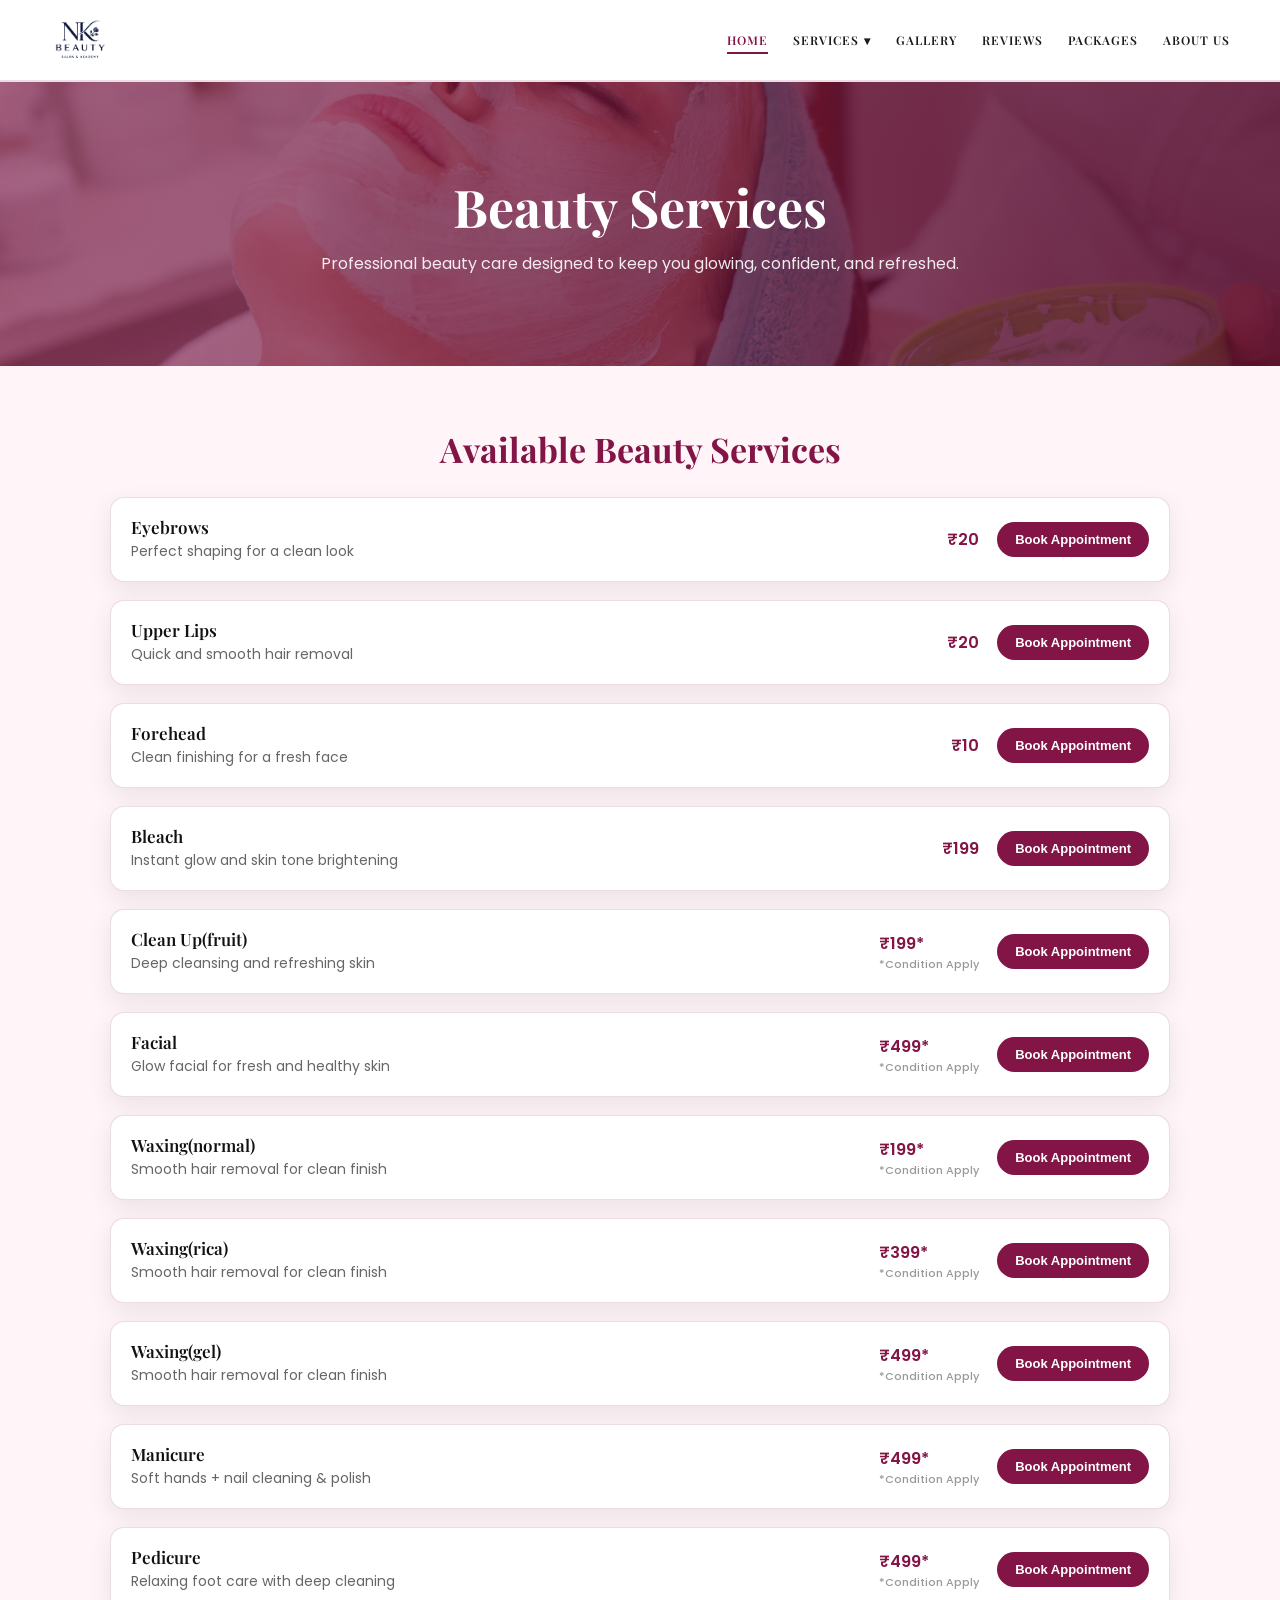
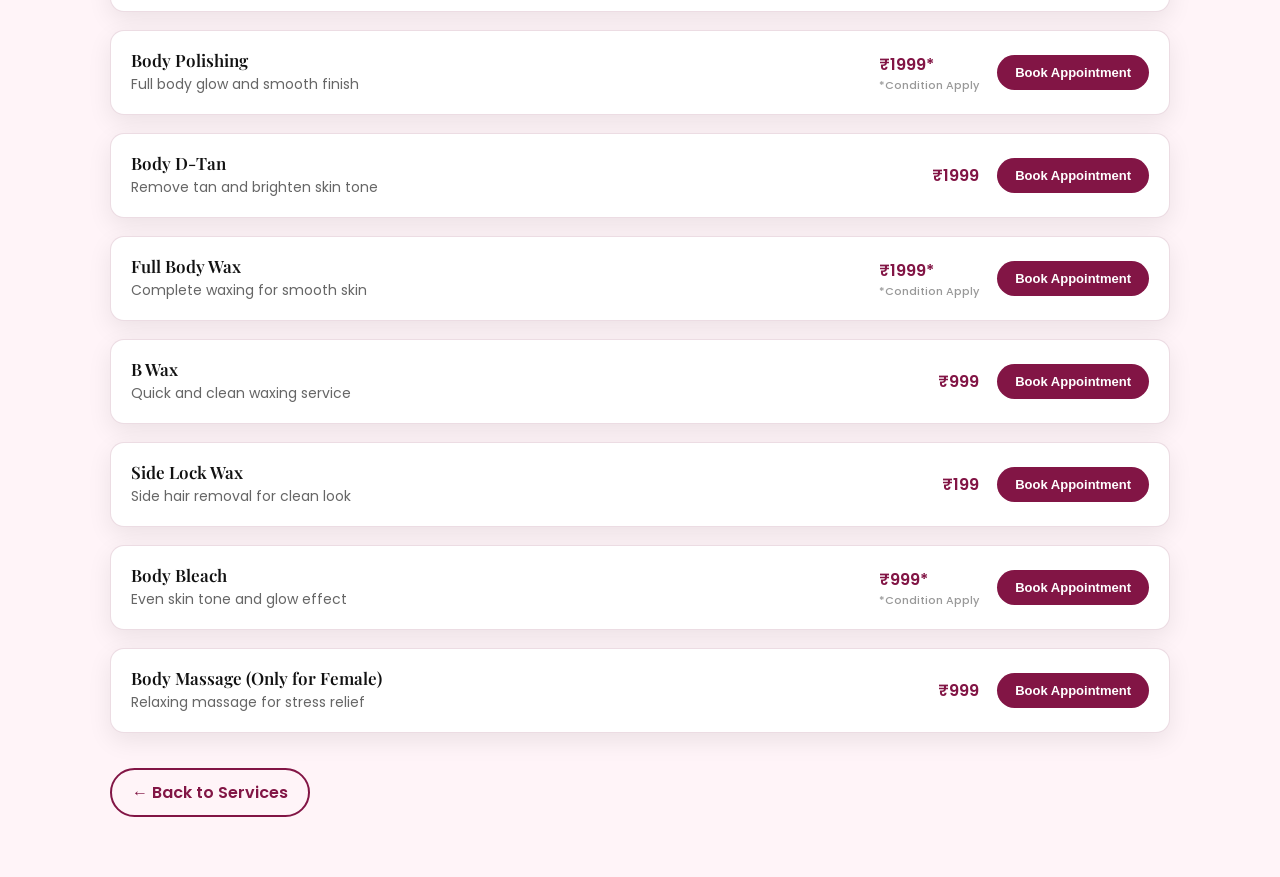
<file: beauty.html>
<!DOCTYPE html>
<html lang="en">

<head>
    <meta charset="UTF-8">
    <meta name="viewport" content="width=device-width, initial-scale=1.0">
    <title>Beauty Services</title>
    <link
        href="https://fonts.googleapis.com/css2?family=Playfair+Display:wght@400;600;700&family=Poppins:wght@300;400;500;600&display=swap"
        rel="stylesheet">
    <link rel="stylesheet" href="style.css">
    <link rel="stylesheet" href="popup.css">
    <style>
        /* :root {
            --main: #821545;
            --dark: #5a0d2f;
            --light: #fff4f8;
            --text: #222;
            --white: #fff;
        } */

        body {
            margin: 0;
            padding: 0;
            font-family: "Poppins", sans-serif;
            background: var(--light);
            color: var(--text);
        }

        body.popup-open {
            overflow: hidden;
        }

        /* HEADER */
        .service-header {
            background: linear-gradient(to right, rgba(130, 21, 69, 0.6), rgba(90, 13, 47, 0.85)),
                url("./assets/beauty-banner.jpg") center/cover no-repeat;
            padding: 90px 20px;
            text-align: center;
            color: white;
        }

        .service-header h1 {
            font-family: "Playfair Display", serif;
            font-size: 52px;
            margin-bottom: 10px;
        }

        .service-header p {
            font-size: 16px;
            max-width: 700px;
            margin: auto;
            opacity: 0.9;
        }

        /* CONTAINER */
        .services-container {
            max-width: 1100px;
            margin: auto;
            padding: 60px 20px;
        }

        .services-container h2 {
            font-family: "Playfair Display", serif;
            font-size: 34px;
            color: var(--main);
            margin-bottom: 25px;
            text-align: center;
        }

        /* SERVICE LIST */
        .service-list {
            display: flex;
            flex-direction: column;
            gap: 18px;
        }

        .service-item {
            background: var(--white);
            border-radius: 14px;
            padding: 18px 20px;
            display: flex;
            justify-content: space-between;
            align-items: center;
            box-shadow: 0px 8px 25px rgba(0, 0, 0, 0.08);
            border: 1px solid rgba(130, 21, 69, 0.15);
            transition: 0.3s ease;
        }

        .service-item:hover {
            transform: translateY(-4px);
            border-color: rgba(130, 21, 69, 0.4);
            box-shadow: 0px 12px 30px rgba(130, 21, 69, 0.15);
        }

        .service-info h3 {
            margin: 0;
            font-size: 17px;
            font-weight: 600;
            color: #111;
        }

        .service-info span {
            font-size: 14px;
            color: #666;
        }

        .service-action {
            display: flex;
            align-items: center;
            gap: 18px;
        }

        .condition {
            font-size: 11px;
            color: #999;
            font-weight: 500;
            display: flex;
            flex-direction: column;
            align-items: center;
            justify-content: center;
        }

        .price {
            font-weight: 600;
            color: var(--main);
            font-size: 16px;
        }

        .book-btn {
            padding: 10px 18px;
            border-radius: 30px;
            background: var(--main);
            color: white;
            border: none;
            cursor: pointer;
            font-weight: 600;
            font-size: 13px;
            transition: 0.3s ease;
        }

        .book-btn:hover {
            background: var(--dark);
            transform: scale(1.05);
        }

        /* BACK BUTTON */
        .back-btn {
            display: inline-block;
            margin-top: 35px;
            text-decoration: none;
            font-weight: 600;
            color: var(--main);
            border: 2px solid var(--main);
            padding: 10px 20px;
            border-radius: 30px;
            transition: 0.3s ease;
        }

        .back-btn:hover {
            background: var(--main);
            color: white;
        }

        /* RESPONSIVE */
        @media (max-width: 768px) {
            .service-header h1 {
                font-size: 38px;
            }

            .service-item {
                flex-direction: column;
                align-items: flex-start;
                gap: 12px;
            }

            .service-action {
                width: 100%;
                justify-content: space-between;
            }

            .condition {
                font-size: 8px;
            }
        }
    </style>
</head>

<body>
    <header class="navbar">
        <div class="nav-container">

            <!-- Logo -->
            <a href="#" class="nav-logo">
                <img src="./assets/logo_navy.png" alt="NK Beauty Salon Logo" />
            </a>

            <!-- Hamburger Icon -->
            <div class="hamburger" id="hamburger">
                <span></span>
                <span></span>
                <span></span>
            </div>

            <!-- Nav Links -->
            <nav class="nav-links" id="navLinks">
                <a href="index.html" class="active">HOME</a>

                <!-- Dropdown -->
                <div class="dropdown">
                    <a href="#" class="dropbtn">
                        SERVICES <span class="arrow">▾</span>
                    </a>

                    <div class="dropdown-content">
                        <a href="beauty.html">Beauty Services</a>
                        <a href="skin-treatment.html">Skin Treatment</a>
                        <a href="hair-treatment.html">Hair Treatment</a>
                        <a href="hair-color.html">Hair Color Services</a>
                        <a href="nails.html">Nail Color Services</a>
                        <a href="makeup.html">Makeup Services</a>
                        <a href="index.html#home-service">Home visit/ Services</a>
                    </div>
                </div>

                <a href="index.html#gallery">GALLERY</a>
                <a href="index.html#reviews">REVIEWS</a>
                <a href="index.html#packages">PACKAGES</a>
                <a href="index.html#about">ABOUT US</a>
            </nav>

        </div>
    </header>
    <!-- HEADER -->
    <section class="service-header">
        <h1>Beauty Services</h1>
        <p>Professional beauty care designed to keep you glowing, confident, and refreshed.</p>
    </section>

    <!-- SERVICES LIST -->
    <section class="services-container">
        <h2>Available Beauty Services</h2>

        <div class="service-list">

            <div class="service-item">
                <div class="service-info">
                    <h3>Eyebrows</h3>
                    <span>Perfect shaping for a clean look</span>
                </div>
                <div class="service-action">
                    <div class="price">₹20</div>
                    <button class="book-btn" data-service="Eyebrows" data-price="20">Book Appointment</button>
                </div>
            </div>

            <div class="service-item">
                <div class="service-info">
                    <h3>Upper Lips</h3>
                    <span>Quick and smooth hair removal</span>
                </div>
                <div class="service-action">
                    <div class="price">₹20</div>
                    <button class="book-btn" data-service="Upper Lips" data-price="20">Book Appointment</button>
                </div>
            </div>

            <div class="service-item">
                <div class="service-info">
                    <h3>Forehead</h3>
                    <span>Clean finishing for a fresh face</span>
                </div>
                <div class="service-action">
                    <div class="price">₹10</div>
                    <button class="book-btn" data-service="Forehead" data-price="10">Book Appointment</button>
                </div>
            </div>

            <div class="service-item">
                <div class="service-info">
                    <h3>Bleach</h3>
                    <span>Instant glow and skin tone brightening</span>
                </div>
                <div class="service-action">
                    <div class="price">₹199</div>
                    <button class="book-btn" data-service="Bleach" data-price="199">Book Appointment</button>
                </div>
            </div>

            <div class="service-item">
                <div class="service-info">
                    <h3>Clean Up(fruit)</h3>
                    <span>Deep cleansing and refreshing skin</span>
                </div>
                <div class="service-action">
                    <div class="price">₹199* <span class="condition">*Condition Apply</span></div>
                    <button class="book-btn" data-service="Clean Up" data-price="199">Book Appointment</button>
                </div>
            </div>

            <div class="service-item">
                <div class="service-info">
                    <h3>Facial</h3>
                    <span>Glow facial for fresh and healthy skin</span>
                </div>
                <div class="service-action">
                    <div class="price">₹499* <span class="condition">*Condition Apply</span></div>
                    <button class="book-btn" data-service="Facial" data-price="499">Book Appointment</button>
                </div>
            </div>

            <div class="service-item">
                <div class="service-info">
                    <h3>Waxing(normal)</h3>
                    <span>Smooth hair removal for clean finish</span>
                </div>
                <div class="service-action">
                    <div class="price">₹199* <span class="condition">*Condition Apply</span></div>
                    <button class="book-btn" data-service="Waxing(normal)" data-price="199">Book Appointment</button>
                </div>
            </div>

            <div class="service-item">
                <div class="service-info">
                    <h3>Waxing(rica)</h3>
                    <span>Smooth hair removal for clean finish</span>
                </div>
                <div class="service-action">
                    <div class="price">₹399* <span class="condition">*Condition Apply</span></div>
                    <button class="book-btn" data-service="Waxing(rica)" data-price="399">Book Appointment</button>
                </div>
            </div>

            <div class="service-item">
                <div class="service-info">
                    <h3>Waxing(gel)</h3>
                    <span>Smooth hair removal for clean finish</span>
                </div>
                <div class="service-action">
                    <div class="price">₹499* <span class="condition">*Condition Apply</span> </div>
                    <button class="book-btn" data-service="Waxing(gel)" data-price="499">Book Appointment</button>
                </div>
            </div>

            <div class="service-item">
                <div class="service-info">
                    <h3>Manicure</h3>
                    <span>Soft hands + nail cleaning & polish</span>
                </div>
                <div class="service-action">
                    <div class="price">₹499* <span class="condition">*Condition Apply</span></div>
                    <button class="book-btn" data-service="Manicure" data-price="499">Book Appointment</button>
                </div>
            </div>

            <div class="service-item">
                <div class="service-info">
                    <h3>Pedicure</h3>
                    <span>Relaxing foot care with deep cleaning</span>
                </div>
                <div class="service-action">
                    <div class="price">₹499* <span class="condition">*Condition Apply</span></div>
                    <button class="book-btn" data-service="Pedicure" data-price="499">Book Appointment</button>
                </div>
            </div>

            <div class="service-item">
                <div class="service-info">
                    <h3>Body Polishing</h3>
                    <span>Full body glow and smooth finish</span>
                </div>
                <div class="service-action">
                    <div class="price">₹1999* <span class="condition">*Condition Apply</span></div>
                    <button class="book-btn" data-service="Body Polishing" data-price="1999">Book Appointment</button>
                </div>
            </div>

            <div class="service-item">
                <div class="service-info">
                    <h3>Body D-Tan</h3>
                    <span>Remove tan and brighten skin tone</span>
                </div>
                <div class="service-action">
                    <div class="price">₹1999</div>
                    <button class="book-btn" data-service="Body D-Tan" data-price="1999">Book Appointment</button>
                </div>
            </div>

            <div class="service-item">
                <div class="service-info">
                    <h3>Full Body Wax</h3>
                    <span>Complete waxing for smooth skin</span>
                </div>
                <div class="service-action">
                    <div class="price">₹1999* <span class="condition">*Condition Apply</span></div>
                    <button class="book-btn" data-service="Full Body Wax" data-price="1999">Book Appointment</button>
                </div>
            </div>

            <div class="service-item">
                <div class="service-info">
                    <h3>B Wax</h3>
                    <span>Quick and clean waxing service</span>
                </div>
                <div class="service-action">
                    <div class="price">₹999</div>
                    <button class="book-btn" data-service="B Wax" data-price="999">Book Appointment</button>
                </div>
            </div>

            <div class="service-item">
                <div class="service-info">
                    <h3>Side Lock Wax</h3>
                    <span>Side hair removal for clean look</span>
                </div>
                <div class="service-action">
                    <div class="price">₹199</div>
                    <button class="book-btn" data-service="Side Lock Wax" data-price="199">Book Appointment</button>
                </div>
            </div>

            <div class="service-item">
                <div class="service-info">
                    <h3>Body Bleach</h3>
                    <span>Even skin tone and glow effect</span>
                </div>
                <div class="service-action">
                    <div class="price">₹999* <span class="condition">*Condition Apply</span></div>
                    <button class="book-btn" data-service="Body Bleach" data-price="999">Book Appointment</button>
                </div>
            </div>

            <div class="service-item">
                <div class="service-info">
                    <h3>Body Massage (Only for Female)</h3>
                    <span>Relaxing massage for stress relief</span>
                </div>
                <div class="service-action">
                    <div class="price">₹999</div>
                    <button class="book-btn" data-service="Body Massage (Only for Female)" data-price="999">Book
                        Appointment</button>
                </div>
            </div>

        </div>

        <a href="index.html#services" class="back-btn">← Back to Services</a>
    </section>

    <!-- BOOK APPOINTMENT POPUP -->
    <div class="popup-overlay" id="popupOverlay">
        <div class="popup-box">

            <div class="popup-header">
                <h2>Book Appointment</h2>
                <button class="close-btn" id="closePopup">✕</button>
            </div>

            <form id="appointmentForm">

                <div class="form-group">
                    <label>Customer Name</label>
                    <input type="text" id="customerName" placeholder="Enter your name" required />
                </div>

                <div class="form-group">
                    <label>Service Name</label>
                    <input type="text" id="serviceName" readonly />
                </div>

                <div class="form-group">
                    <label>Total Price</label>
                    <input type="text" id="servicePrice" readonly />
                </div>

                <div class="form-group">
                    <label>Select Date</label>
                    <input type="date" id="appointmentDate" required />
                </div>

                <div class="form-group">
                    <label>Select Time</label>
                    <input type="time" id="appointmentTime" required />
                </div>

                <div class="form-group">
                    <label>Pay Advance Amount</label>
                    <input type="number" id="advanceAmount" placeholder="Enter advance amount" min="0" />
                </div>

                <button type="button" class="pay-btn" id="payNowBtn">Book Now</button>

            </form>

        </div>
    </div>


    <!-- QR PAYMENT POPUP -->
    <div class="popup-overlay" id="qrOverlay">
        <div class="popup-box">

            <div class="popup-header">
                <h2>Scan & Pay</h2>
                <button class="close-btn" id="closeQR">✕</button>
            </div>

            <p class="qr-text">
                Scan this QR code using <b>GPay / PhonePe / Paytm</b> to confirm your booking.
            </p>

            <div class="qr-img-box">
                <img src="assets/ppay-qr.png" alt="GPay QR Code" />
            </div>

            <p id="payDetails" class="pay-details"></p>

            <button class="pay-btn" id="paidBtn">
                I Have Paid ✅ Download Invoice
            </button>

        </div>
    </div>
</body>
<script src="./script.js"></script>

</html>
</file>
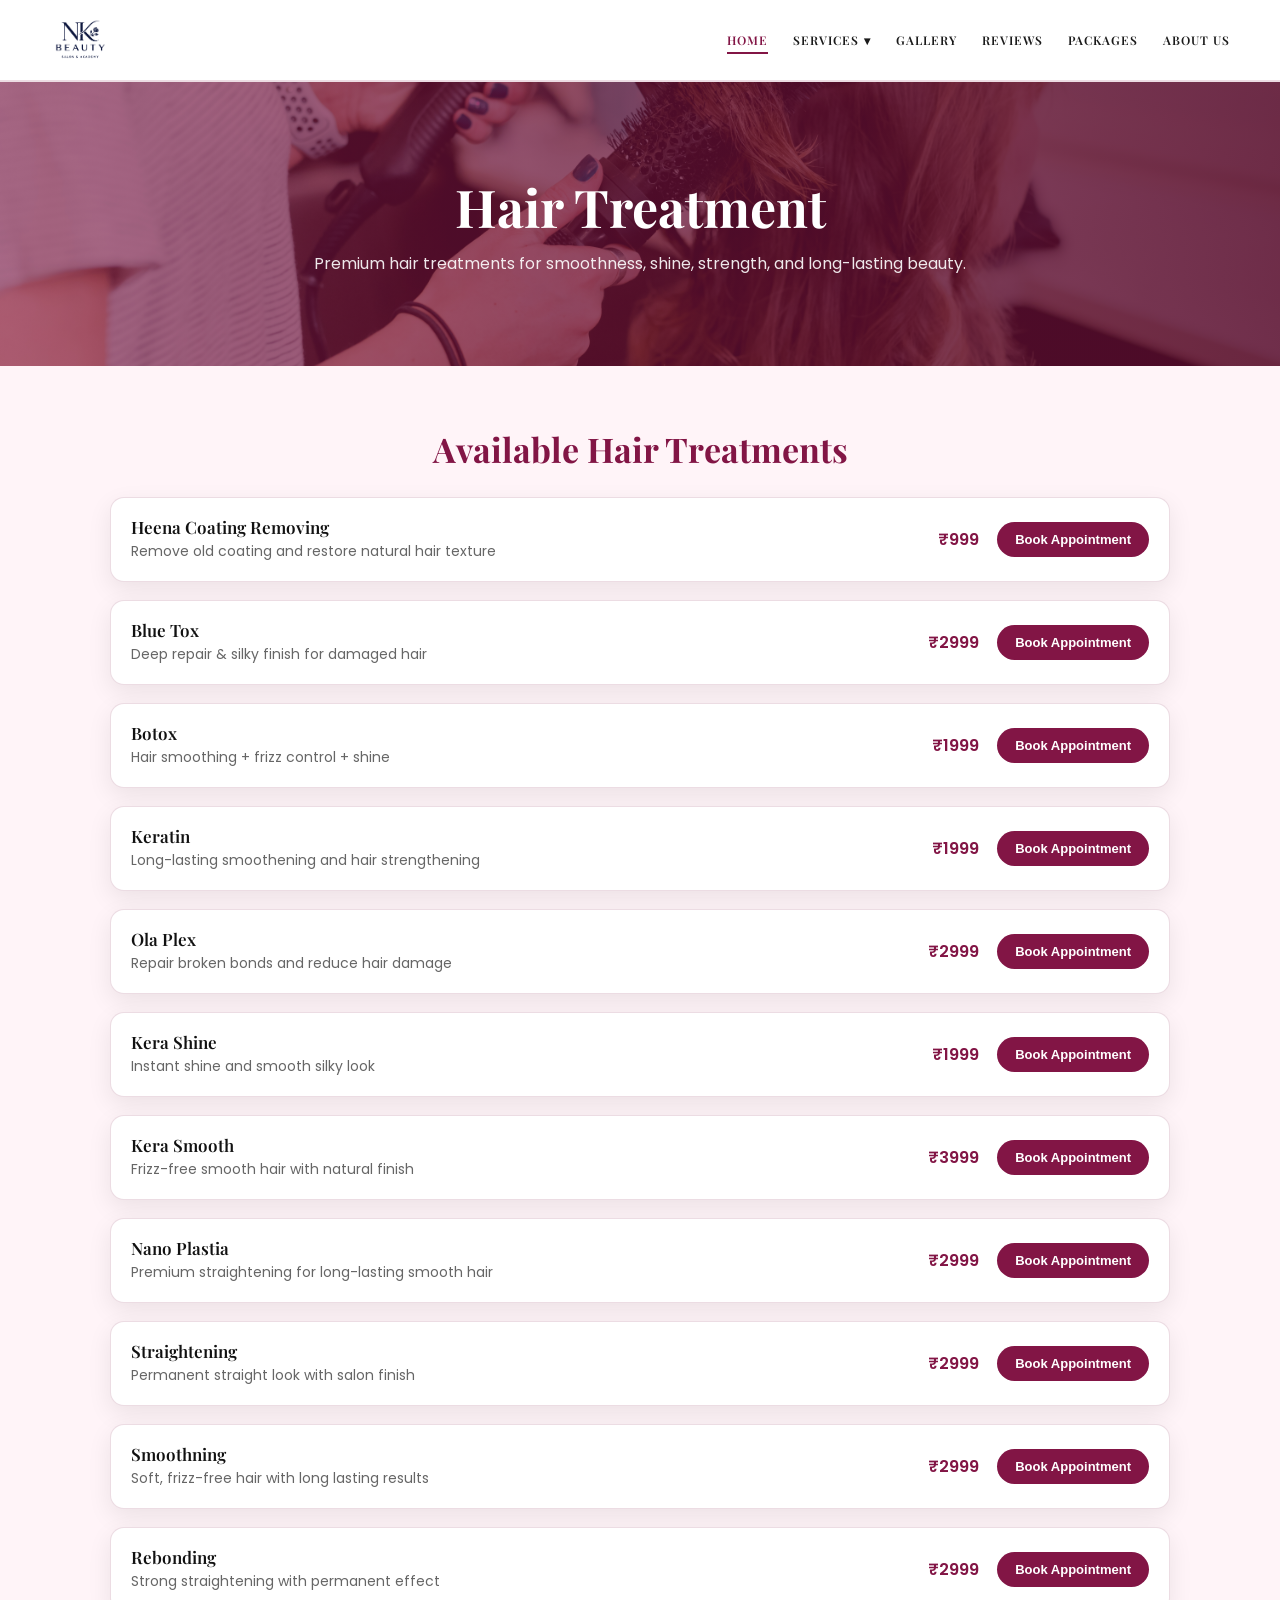
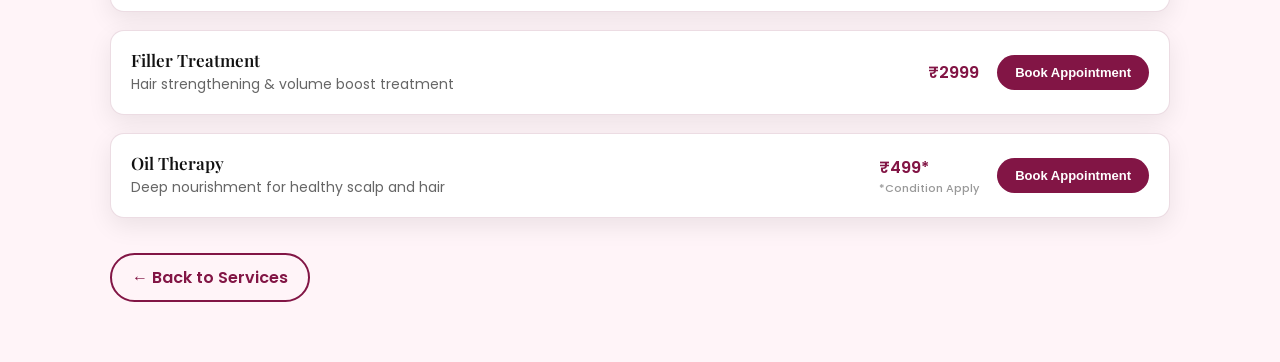
<file: hair-treatment.html>
<!DOCTYPE html>
<html lang="en">

<head>
    <meta charset="UTF-8" />
    <meta name="viewport" content="width=device-width, initial-scale=1.0" />
    <title>Hair Treatment - NK Beauty Salon</title>

    <!-- Google Fonts -->
    <link
        href="https://fonts.googleapis.com/css2?family=Playfair+Display:wght@500;600;700&family=Poppins:wght@300;400;500;600&display=swap"
        rel="stylesheet">

    <link rel="stylesheet" href="style.css">
    <link rel="stylesheet" href="popup.css">
    <style>
        /* :root {
            --main: #821545;
            --dark: #5a0d2f;
            --light: #fff4f8;
            --text: #222;
            --white: #fff;
        } */

        body {
            margin: 0;
            padding: 0;
            font-family: "Poppins", sans-serif;
            background: var(--light);
            color: var(--text);
        }

        /* HEADER */
        .service-header {
            background: linear-gradient(to right, rgba(130, 21, 69, 0.6), rgba(90, 13, 47, 0.85)),
                url("./assets/hair-banner.jpg") center/cover no-repeat;
            padding: 90px 20px;
            text-align: center;
            color: white;
        }

        .service-header h1 {
            font-family: "Playfair Display", serif;
            font-size: 52px;
            margin-bottom: 10px;
        }

        .service-header p {
            font-size: 16px;
            max-width: 700px;
            margin: auto;
            opacity: 0.9;
        }

        /* CONTAINER */
        .services-container {
            max-width: 1100px;
            margin: auto;
            padding: 60px 20px;
        }

        .services-container h2 {
            font-family: "Playfair Display", serif;
            font-size: 34px;
            color: var(--main);
            margin-bottom: 25px;
            text-align: center;
        }

        /* SERVICE LIST */
        .service-list {
            display: flex;
            flex-direction: column;
            gap: 18px;
        }

        .service-item {
            background: var(--white);
            border-radius: 14px;
            padding: 18px 20px;
            display: flex;
            justify-content: space-between;
            align-items: center;
            box-shadow: 0px 8px 25px rgba(0, 0, 0, 0.08);
            border: 1px solid rgba(130, 21, 69, 0.15);
            transition: 0.3s ease;
        }

        .service-item:hover {
            transform: translateY(-4px);
            border-color: rgba(130, 21, 69, 0.4);
            box-shadow: 0px 12px 30px rgba(130, 21, 69, 0.15);
        }

        .service-info h3 {
            margin: 0;
            font-size: 17px;
            font-weight: 600;
            color: #111;
        }

        .service-info span {
            font-size: 14px;
            color: #666;
        }

        .service-action {
            display: flex;
            align-items: center;
            gap: 18px;
        }

        .condition {
            font-size: 11px;
            color: #999;
            font-weight: 500;
            display: flex;
            flex-direction: column;
            align-items: center;
            justify-content: center;
        }

        .price {
            font-weight: 600;
            color: var(--main);
            font-size: 16px;
        }

        .book-btn {
            padding: 10px 18px;
            border-radius: 30px;
            background: var(--main);
            color: white;
            border: none;
            cursor: pointer;
            font-weight: 600;
            font-size: 13px;
            transition: 0.3s ease;
        }

        .book-btn:hover {
            background: var(--dark);
            transform: scale(1.05);
        }

        /* BACK BUTTON */
        .back-btn {
            display: inline-block;
            margin-top: 35px;
            text-decoration: none;
            font-weight: 600;
            color: var(--main);
            border: 2px solid var(--main);
            padding: 10px 20px;
            border-radius: 30px;
            transition: 0.3s ease;
        }

        .back-btn:hover {
            background: var(--main);
            color: white;
        }

        /* RESPONSIVE */
        @media (max-width: 768px) {
            .service-header h1 {
                font-size: 38px;
            }

            .service-item {
                flex-direction: column;
                align-items: flex-start;
                gap: 12px;
            }

            .service-action {
                width: 100%;
                justify-content: space-between;
            }

            .condition {
                font-size: 8px;
            }
        }
    </style>
</head>

<body>
    <header class="navbar">
        <div class="nav-container">

            <!-- Logo -->
            <a href="#" class="nav-logo">
                <img src="./assets/logo_navy.png" alt="NK Beauty Salon Logo" />
            </a>

            <!-- Hamburger Icon -->
            <div class="hamburger" id="hamburger">
                <span></span>
                <span></span>
                <span></span>
            </div>

            <!-- Nav Links -->
            <nav class="nav-links" id="navLinks">
                <a href="index.html" class="active">HOME</a>

                <!-- Dropdown -->
                <div class="dropdown">
                    <a href="#" class="dropbtn">
                        SERVICES <span class="arrow">▾</span>
                    </a>

                    <div class="dropdown-content">
                        <a href="beauty.html">Beauty Services</a>
                        <a href="skin-treatment.html">Skin Treatment</a>
                        <a href="hair-treatment.html">Hair Treatment</a>
                        <a href="hair-color.html">Hair Color Services</a>
                        <a href="nails.html">Nail Color Services</a>
                        <a href="makeup.html">Makeup Services</a>
                        <a href="index.html#home-service">Home visit/ Services</a>
                    </div>
                </div>

                <a href="index.html#gallery">GALLERY</a>
                <a href="index.html#reviews">REVIEWS</a>
                <a href="index.html#packages">PACKAGES</a>
                <a href="index.html#about">ABOUT US</a>
            </nav>

        </div>
    </header>
    <!-- HEADER -->
    <section class="service-header">
        <h1>Hair Treatment</h1>
        <p>Premium hair treatments for smoothness, shine, strength, and long-lasting beauty.</p>
    </section>

    <!-- SERVICES LIST -->
    <section class="services-container">
        <h2>Available Hair Treatments</h2>

        <div class="service-list">

            <div class="service-item">
                <div class="service-info">
                    <h3>Heena Coating Removing</h3>
                    <span>Remove old coating and restore natural hair texture</span>
                </div>
                <div class="service-action">
                    <div class="price">₹999</div>
                    <button class="book-btn" data-service="Heena Coating Removing" data-price="999">Book
                        Appointment</button>
                </div>
            </div>

            <div class="service-item">
                <div class="service-info">
                    <h3>Blue Tox</h3>
                    <span>Deep repair & silky finish for damaged hair</span>
                </div>
                <div class="service-action">
                    <div class="price">₹2999</div>
                    <button class="book-btn" data-service="Blue Tox" data-price="2999">Book Appointment</button>
                </div>
            </div>

            <div class="service-item">
                <div class="service-info">
                    <h3>Botox</h3>
                    <span>Hair smoothing + frizz control + shine</span>
                </div>
                <div class="service-action">
                    <div class="price">₹1999</div>
                    <button class="book-btn" data-service="Botox" data-price="1999">Book Appointment</button>
                </div>
            </div>

            <div class="service-item">
                <div class="service-info">
                    <h3>Keratin</h3>
                    <span>Long-lasting smoothening and hair strengthening</span>
                </div>
                <div class="service-action">
                    <div class="price">₹1999</div>
                    <button class="book-btn" data-service="Keratin" data-price="1999">Book Appointment</button>
                </div>
            </div>

            <div class="service-item">
                <div class="service-info">
                    <h3>Ola Plex</h3>
                    <span>Repair broken bonds and reduce hair damage</span>
                </div>
                <div class="service-action">
                    <div class="price">₹2999</div>
                    <button class="book-btn" data-service="Ola Plex" data-price="2999">Book Appointment</button>
                </div>
            </div>

            <div class="service-item">
                <div class="service-info">
                    <h3>Kera Shine</h3>
                    <span>Instant shine and smooth silky look</span>
                </div>
                <div class="service-action">
                    <div class="price">₹1999</div>
                    <button class="book-btn" data-service="Kera Shine" data-price="1999">Book Appointment</button>
                </div>
            </div>

            <div class="service-item">
                <div class="service-info">
                    <h3>Kera Smooth</h3>
                    <span>Frizz-free smooth hair with natural finish</span>
                </div>
                <div class="service-action">
                    <div class="price">₹3999</div>
                    <button class="book-btn" data-service="Kera Smooth" data-price="3999">Book Appointment</button>
                </div>
            </div>

            <div class="service-item">
                <div class="service-info">
                    <h3>Nano Plastia</h3>
                    <span>Premium straightening for long-lasting smooth hair</span>
                </div>
                <div class="service-action">
                    <div class="price">₹2999</div>
                    <button class="book-btn" data-service="Nano Plastia" data-price="2999">Book Appointment</button>
                </div>
            </div>

            <div class="service-item">
                <div class="service-info">
                    <h3>Straightening</h3>
                    <span>Permanent straight look with salon finish</span>
                </div>
                <div class="service-action">
                    <div class="price">₹2999</div>
                    <button class="book-btn" data-service="Straightening" data-price="2999">Book Appointment</button>
                </div>
            </div>

            <div class="service-item">
                <div class="service-info">
                    <h3>Smoothning</h3>
                    <span>Soft, frizz-free hair with long lasting results</span>
                </div>
                <div class="service-action">
                    <div class="price">₹2999</div>
                    <button class="book-btn" data-service="Smoothning" data-price="2999">Book Appointment</button>
                </div>
            </div>

            <div class="service-item">
                <div class="service-info">
                    <h3>Rebonding</h3>
                    <span>Strong straightening with permanent effect</span>
                </div>
                <div class="service-action">
                    <div class="price">₹2999</div>
                    <button class="book-btn" data-service="Rebonding" data-price="2999">Book Appointment</button>
                </div>
            </div>

            <div class="service-item">
                <div class="service-info">
                    <h3>Filler Treatment</h3>
                    <span>Hair strengthening & volume boost treatment</span>
                </div>
                <div class="service-action">
                    <div class="price">₹2999</div>
                    <button class="book-btn" data-service="Filler Treatment" data-price="2999">Book Appointment</button>
                </div>
            </div>

            <div class="service-item">
                <div class="service-info">
                    <h3>Oil Therapy</h3>
                    <span>Deep nourishment for healthy scalp and hair</span>
                </div>
                <div class="service-action">
                    <div class="price">₹499* <span class="condition">*Condition Apply</span></div>
                    <button class="book-btn" data-service="Oil Therapy" data-price="499">Book Appointment</button>
                </div>
            </div>

        </div>

        <a href="index.html#services" class="back-btn">← Back to Services</a>
    </section>

    <div class="popup-overlay" id="popupOverlay">
        <div class="popup-box">

            <div class="popup-header">
                <h2>Book Appointment</h2>
                <button class="close-btn" id="closePopup">✕</button>
            </div>

            <form id="appointmentForm">

                <div class="form-group">
                    <label>Customer Name</label>
                    <input type="text" id="customerName" placeholder="Enter your name" required />
                </div>

                <div class="form-group">
                    <label>Service Name</label>
                    <input type="text" id="serviceName" readonly />
                </div>

                <div class="form-group">
                    <label>Total Price</label>
                    <input type="text" id="servicePrice" readonly />
                </div>

                <div class="form-group">
                    <label>Select Date</label>
                    <input type="date" id="appointmentDate" required />
                </div>

                <div class="form-group">
                    <label>Select Time</label>
                    <input type="time" id="appointmentTime" required />
                </div>

                <div class="form-group">
                    <label>Pay Advance Amount</label>
                    <input type="number" id="advanceAmount" placeholder="Enter advance amount" min="0" />
                </div>

                <button type="button" class="pay-btn" id="payNowBtn">Book Now</button>

            </form>

        </div>
    </div>


    <!-- QR PAYMENT POPUP -->
    <div class="popup-overlay" id="qrOverlay">
        <div class="popup-box">

            <div class="popup-header">
                <h2>Scan & Pay</h2>
                <button class="close-btn" id="closeQR">✕</button>
            </div>

            <p class="qr-text">
                Scan this QR code using <b>GPay / PhonePe / Paytm</b> to confirm your booking.
            </p>

            <div class="qr-img-box">
                <img src="assets/ppay-qr.png" alt="GPay QR Code" />
            </div>

            <p id="payDetails" class="pay-details"></p>

            <button class="pay-btn" id="paidBtn">
                I Have Paid ✅ Download Invoice
            </button>

        </div>
    </div>

</body>
<script src="./script.js"></script>

</html>
</file>
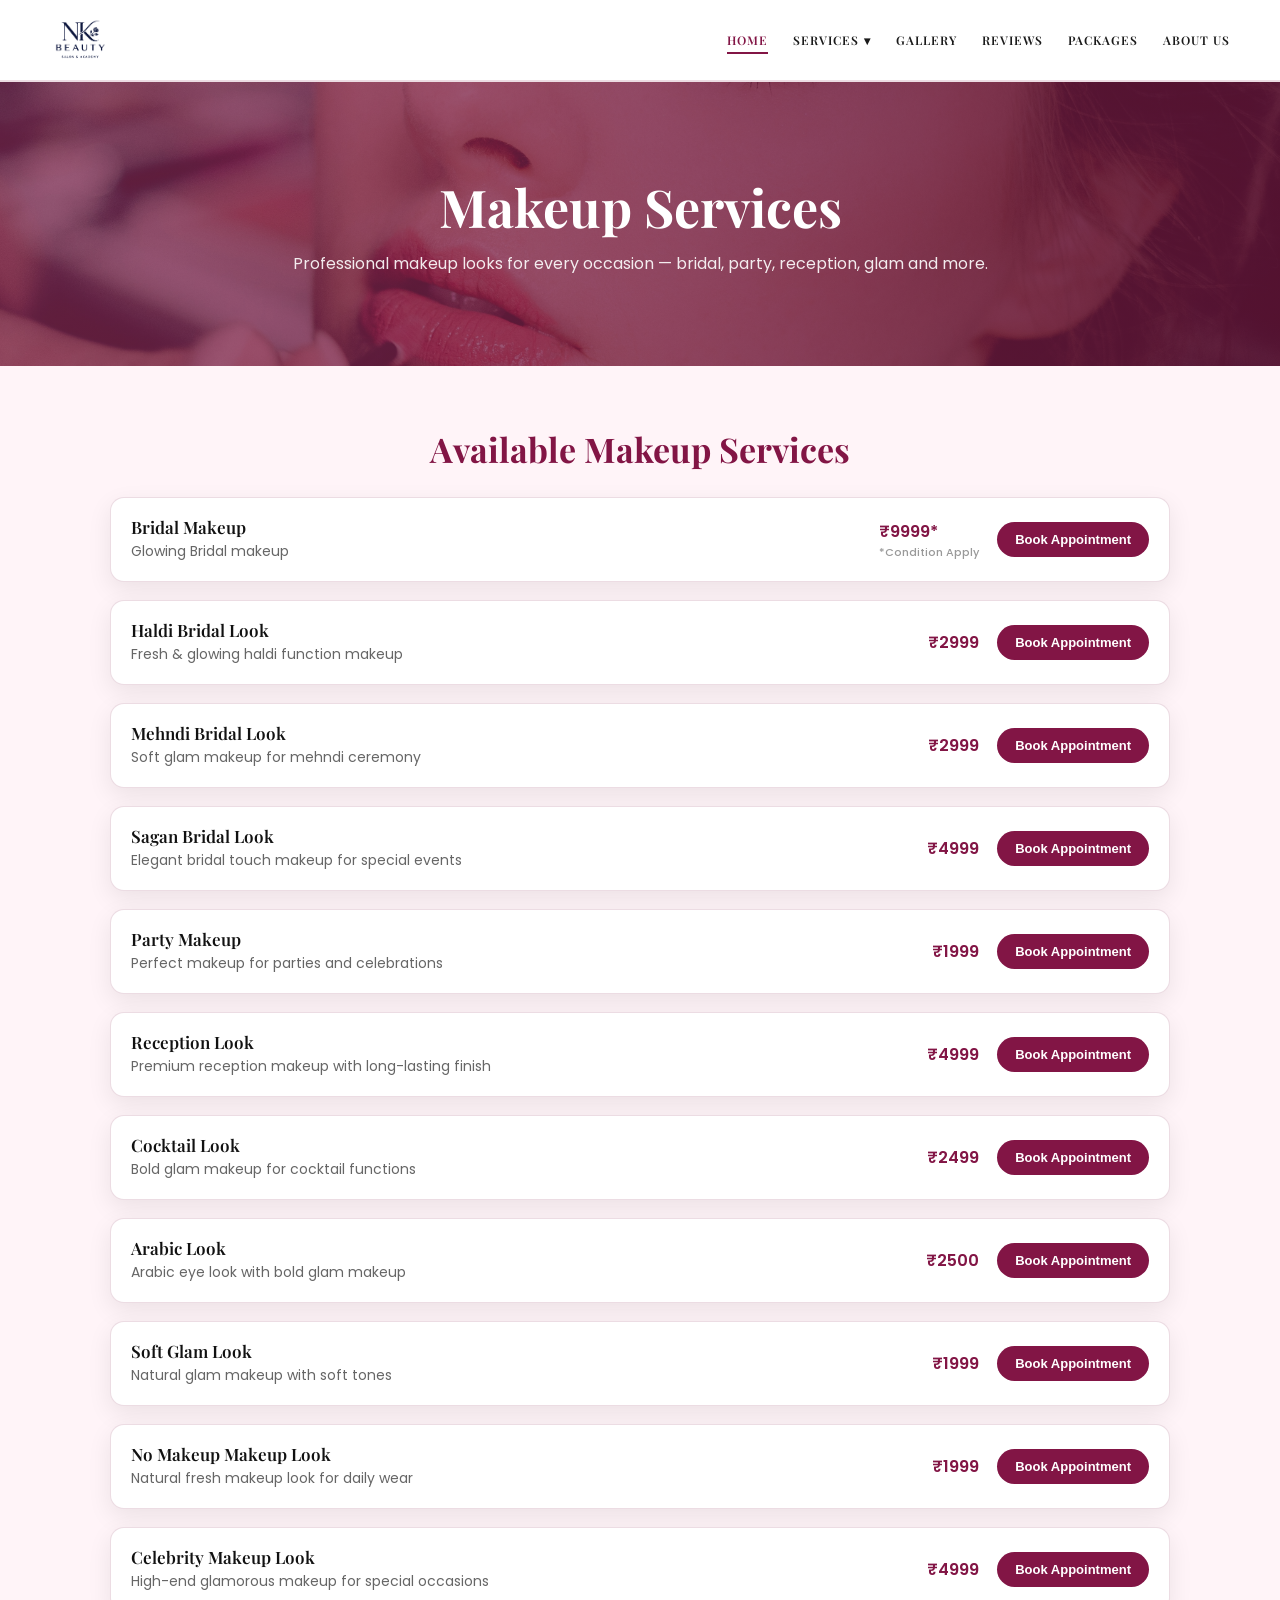
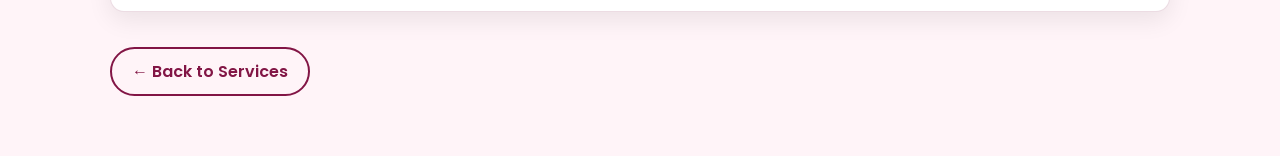
<file: makeup.html>
<!DOCTYPE html>
<html lang="en">

<head>
    <meta charset="UTF-8" />
    <meta name="viewport" content="width=device-width, initial-scale=1.0" />
    <title>Makeup Services - NK Beauty Salon</title>

    <!-- Google Fonts -->
    <link
        href="https://fonts.googleapis.com/css2?family=Playfair+Display:wght@500;600;700&family=Poppins:wght@300;400;500;600&display=swap"
        rel="stylesheet">
    <link rel="stylesheet" href="style.css">
    <link rel="stylesheet" href="popup.css">
    <style>
        /* :root {
            --main: #821545;
            --dark: #5a0d2f;
            --light: #fff4f8;
            --text: #222;
            --white: #fff;
        } */

        body {
            margin: 0;
            padding: 0;
            font-family: "Poppins", sans-serif;
            background: var(--light);
            color: var(--text);
        }

        /* HEADER */
        .service-header {
            background: linear-gradient(to right, rgba(130, 21, 69, 0.6), rgba(90, 13, 47, 0.85)),
                url("./assets/makeup-banner.jpg") center/cover no-repeat;
            padding: 90px 20px;
            text-align: center;
            color: white;
        }

        .service-header h1 {
            font-family: "Playfair Display", serif;
            font-size: 52px;
            margin-bottom: 10px;
        }

        .service-header p {
            font-size: 16px;
            max-width: 750px;
            margin: auto;
            opacity: 0.9;
        }

        /* CONTAINER */
        .services-container {
            max-width: 1100px;
            margin: auto;
            padding: 60px 20px;
        }

        .services-container h2 {
            font-family: "Playfair Display", serif;
            font-size: 34px;
            color: var(--main);
            margin-bottom: 25px;
            text-align: center;
        }

        /* SERVICE LIST */
        .service-list {
            display: flex;
            flex-direction: column;
            gap: 18px;
        }

        .service-item {
            background: var(--white);
            border-radius: 14px;
            padding: 18px 20px;
            display: flex;
            justify-content: space-between;
            align-items: center;
            box-shadow: 0px 8px 25px rgba(0, 0, 0, 0.08);
            border: 1px solid rgba(130, 21, 69, 0.15);
            transition: 0.3s ease;
        }

        .service-item:hover {
            transform: translateY(-4px);
            border-color: rgba(130, 21, 69, 0.4);
            box-shadow: 0px 12px 30px rgba(130, 21, 69, 0.15);
        }

        .service-info h3 {
            margin: 0;
            font-size: 17px;
            font-weight: 600;
            color: #111;
            text-transform: capitalize;
        }

        .service-info span {
            font-size: 14px;
            color: #666;
        }

        .service-action {
            display: flex;
            align-items: center;
            gap: 18px;
        }

        .condition {
            font-size: 11px;
            color: #999;
            font-weight: 500;
            display: flex;
            flex-direction: column;
            align-items: center;
            justify-content: center;
        }

        .price {
            font-weight: 600;
            color: var(--main);
            font-size: 16px;
        }

        .book-btn {
            padding: 10px 18px;
            border-radius: 30px;
            background: var(--main);
            color: white;
            border: none;
            cursor: pointer;
            font-weight: 600;
            font-size: 13px;
            transition: 0.3s ease;
        }

        .book-btn:hover {
            background: var(--dark);
            transform: scale(1.05);
        }

        /* BACK BUTTON */
        .back-btn {
            display: inline-block;
            margin-top: 35px;
            text-decoration: none;
            font-weight: 600;
            color: var(--main);
            border: 2px solid var(--main);
            padding: 10px 20px;
            border-radius: 30px;
            transition: 0.3s ease;
        }

        .back-btn:hover {
            background: var(--main);
            color: white;
        }

        /* RESPONSIVE */
        @media (max-width: 768px) {
            .service-header h1 {
                font-size: 38px;
            }

            .service-item {
                flex-direction: column;
                align-items: flex-start;
                gap: 12px;
            }

            .service-action {
                width: 100%;
                justify-content: space-between;
            }

            .condition {
                font-size: 8px;
            }
        }
    </style>
</head>

<body>
    <header class="navbar">
        <div class="nav-container">

            <!-- Logo -->
            <a href="#" class="nav-logo">
                <img src="./assets/logo_navy.png" alt="NK Beauty Salon Logo" />
            </a>

            <!-- Hamburger Icon -->
            <div class="hamburger" id="hamburger">
                <span></span>
                <span></span>
                <span></span>
            </div>

            <!-- Nav Links -->
            <nav class="nav-links" id="navLinks">
                <a href="index.html" class="active">HOME</a>

                <!-- Dropdown -->
                <div class="dropdown">
                    <a href="#" class="dropbtn">
                        SERVICES <span class="arrow">▾</span>
                    </a>

                    <div class="dropdown-content">
                        <a href="beauty.html">Beauty Services</a>
                        <a href="skin-treatment.html">Skin Treatment</a>
                        <a href="hair-treatment.html">Hair Treatment</a>
                        <a href="hair-color.html">Hair Color Services</a>
                        <a href="nails.html">Nail Color Services</a>
                        <a href="makeup.html">Makeup Services</a>
                        <a href="index.html#home-service">Home visit/ Services</a>
                    </div>
                </div>

                <a href="index.html#gallery">GALLERY</a>
                <a href="index.html#reviews">REVIEWS</a>
                <a href="index.html#packages">PACKAGES</a>
                <a href="index.html#about">ABOUT US</a>
            </nav>

        </div>
    </header>
    <!-- HEADER -->
    <section class="service-header">
        <h1>Makeup Services</h1>
        <p>Professional makeup looks for every occasion — bridal, party, reception, glam and more.</p>
    </section>

    <!-- SERVICES LIST -->
    <section class="services-container">
        <h2>Available Makeup Services</h2>

        <div class="service-list">

            <div class="service-item">
                <div class="service-info">
                    <h3>Bridal Makeup</h3>
                    <span>Glowing Bridal makeup</span>
                </div>
                
                <div class="service-action">
                    <div class="price">₹9999* <span class="condition">*Condition Apply</span></div>
                    <button class="book-btn" data-service="Bridal Makeup" data-price="9999">Book
                        Appointment</button>
                </div>
            </div>

            <div class="service-item">
                <div class="service-info">
                    <h3>Haldi Bridal Look</h3>
                    <span>Fresh & glowing haldi function makeup</span>
                </div>
                <div class="service-action">
                    <div class="price">₹2999</div>
                    <button class="book-btn" data-service="Haldi Bridal Look" data-price="2999">Book
                        Appointment</button>
                </div>
            </div>

            <div class="service-item">
                <div class="service-info">
                    <h3>Mehndi Bridal Look</h3>
                    <span>Soft glam makeup for mehndi ceremony</span>
                </div>
                <div class="service-action">
                    <div class="price">₹2999</div>
                    <button class="book-btn" data-service="Mehndi Bridal Look" data-price="2999">Book Appointment</button>
                </div>
            </div>

            <div class="service-item">
                <div class="service-info">
                    <h3>Sagan Bridal Look</h3>
                    <span>Elegant bridal touch makeup for special events</span>
                </div>
                <div class="service-action">
                    <div class="price">₹4999</div>
                    <button class="book-btn" data-service="Sagan Bridal Look" data-price="4999">Book Appointment</button>
                </div>
            </div>

            <div class="service-item">
                <div class="service-info">
                    <h3>Party Makeup</h3>
                    <span>Perfect makeup for parties and celebrations</span>
                </div>
                <div class="service-action">
                    <div class="price">₹1999</div>
                    <button class="book-btn" data-service="Party Makeup" data-price="1999">Book Appointment</button>
                </div>
            </div>

            <div class="service-item">
                <div class="service-info">
                    <h3>Reception Look</h3>
                    <span>Premium reception makeup with long-lasting finish</span>
                </div>
                <div class="service-action">
                    <div class="price">₹4999</div>
                    <button class="book-btn" data-service="Reception Look" data-price="4999">Book Appointment</button>
                </div>
            </div>

            <div class="service-item">
                <div class="service-info">
                    <h3>Cocktail Look</h3>
                    <span>Bold glam makeup for cocktail functions</span>
                </div>
                <div class="service-action">
                    <div class="price">₹2499</div>
                    <button class="book-btn" data-service="Cocktail Look" data-price="2499">Book Appointment</button>
                </div>
            </div>

            <div class="service-item">
                <div class="service-info">
                    <h3>Arabic Look</h3>
                    <span>Arabic eye look with bold glam makeup</span>
                </div>
                <div class="service-action">
                    <div class="price">₹2500</div>
                    <button class="book-btn" data-service="Arabic Look" data-price="2500">Book Appointment</button>
                </div>
            </div>

            <div class="service-item">
                <div class="service-info">
                    <h3>Soft Glam Look</h3>
                    <span>Natural glam makeup with soft tones</span>
                </div>
                <div class="service-action">
                    <div class="price">₹1999</div>
                    <button class="book-btn" data-service="Soft Glam Look" data-price="1999">Book Appointment</button>
                </div>
            </div>

            <div class="service-item">
                <div class="service-info">
                    <h3>No Makeup Makeup Look</h3>
                    <span>Natural fresh makeup look for daily wear</span>
                </div>
                <div class="service-action">
                    <div class="price">₹1999</div>
                    <button class="book-btn" data-service="No Makeup Makeup Look" data-price="1999">Book
                        Appointment</button>
                </div>
            </div>

            <div class="service-item">
                <div class="service-info">
                    <h3>Celebrity Makeup Look</h3>
                    <span>High-end glamorous makeup for special occasions</span>
                </div>
                <div class="service-action">
                    <div class="price">₹4999</div>
                    <button class="book-btn" data-service="Celebrity Makeup Look" data-price="4999">Book
                        Appointment</button>
                </div>
            </div>

        </div>

        <a href="index.html#services" class="back-btn">← Back to Services</a>
    </section>

    <div class="popup-overlay" id="popupOverlay">
        <div class="popup-box">

            <div class="popup-header">
                <h2>Book Appointment</h2>
                <button class="close-btn" id="closePopup">✕</button>
            </div>

            <form id="appointmentForm">

                <div class="form-group">
                    <label>Customer Name</label>
                    <input type="text" id="customerName" placeholder="Enter your name" required />
                </div>

                <div class="form-group">
                    <label>Service Name</label>
                    <input type="text" id="serviceName" readonly />
                </div>

                <div class="form-group">
                    <label>Total Price</label>
                    <input type="text" id="servicePrice" readonly />
                </div>

                <div class="form-group">
                    <label>Select Date</label>
                    <input type="date" id="appointmentDate" required />
                </div>

                <div class="form-group">
                    <label>Select Time</label>
                    <input type="time" id="appointmentTime" required />
                </div>

                <div class="form-group">
                    <label>Pay Advance Amount</label>
                    <input type="number" id="advanceAmount" placeholder="Enter advance amount" min="0" />
                </div>

                <button type="button" class="pay-btn" id="payNowBtn">Book Now</button>

            </form>

        </div>
    </div>


    <!-- QR PAYMENT POPUP -->
    <div class="popup-overlay" id="qrOverlay">
        <div class="popup-box">

            <div class="popup-header">
                <h2>Scan & Pay</h2>
                <button class="close-btn" id="closeQR">✕</button>
            </div>

            <p class="qr-text">
                Scan this QR code using <b>GPay / PhonePe / Paytm</b> to confirm your booking.
            </p>

            <div class="qr-img-box">
                <img src="assets/ppay-qr.png" alt="GPay QR Code" />
            </div>

            <p id="payDetails" class="pay-details"></p>

            <button class="pay-btn" id="paidBtn">
                I Have Paid ✅ Download Invoice
            </button>

        </div>
    </div>

</body>
<script src="./script.js"></script>

</html>
</file>
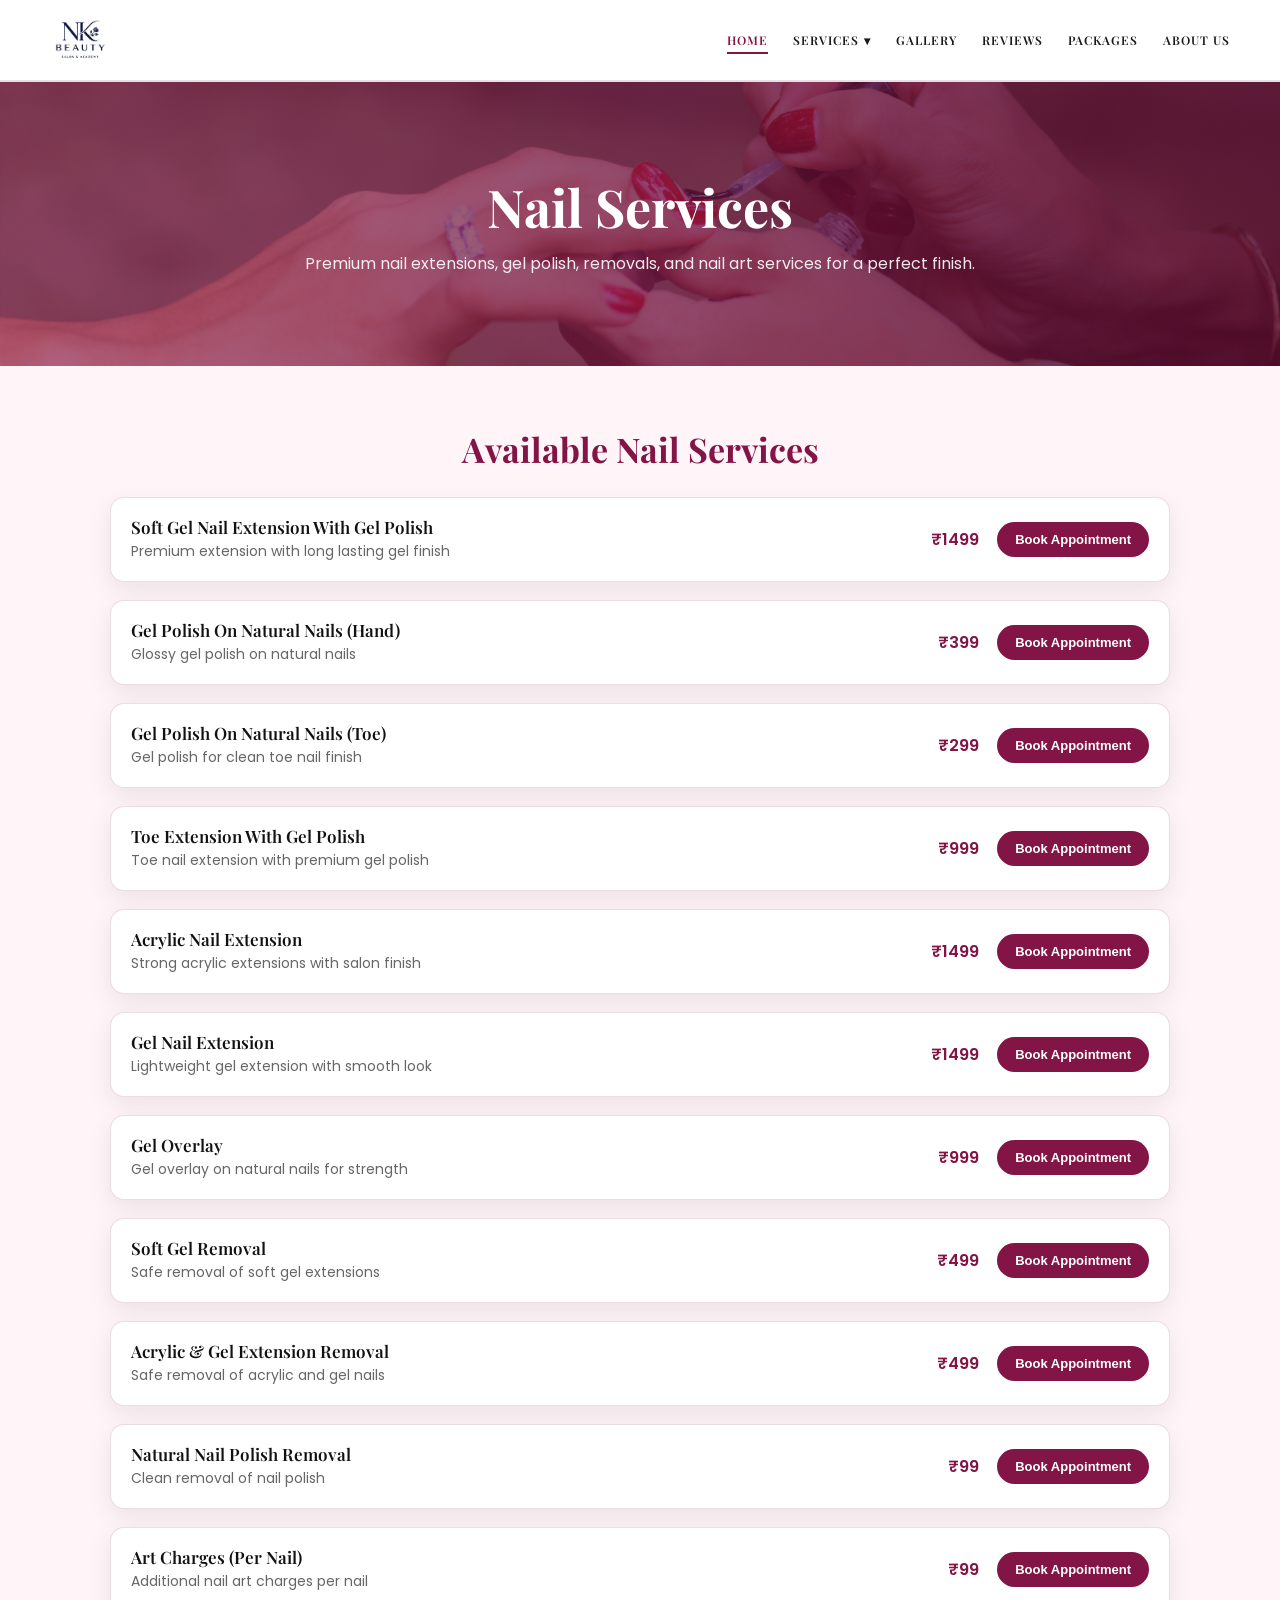
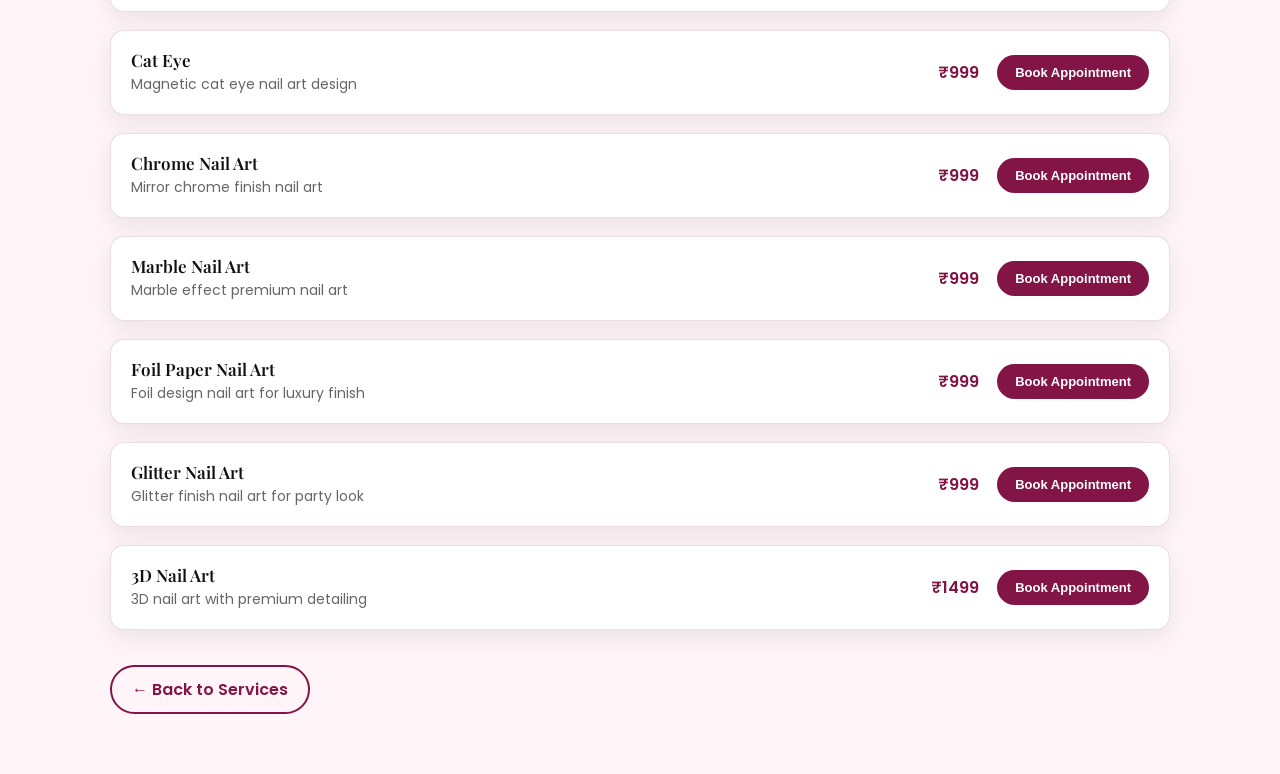
<file: nails.html>
<!DOCTYPE html>
<html lang="en">

<head>
    <meta charset="UTF-8" />
    <meta name="viewport" content="width=device-width, initial-scale=1.0" />
    <title>Nail Services - NK Beauty Salon</title>

    <!-- Google Fonts -->
    <link
        href="https://fonts.googleapis.com/css2?family=Playfair+Display:wght@500;600;700&family=Poppins:wght@300;400;500;600&display=swap"
        rel="stylesheet">
    <link rel="stylesheet" href="style.css">
    <link rel="stylesheet" href="popup.css">
    <style>
        /* :root {
            --main: #821545;
            --dark: #5a0d2f;
            --light: #fff4f8;
            --text: #222;
            --white: #fff;
        } */

        body {
            margin: 0;
            padding: 0;
            font-family: "Poppins", sans-serif;
            background: var(--light);
            color: var(--text);
        }

        /* HEADER */
        .service-header {
            background: linear-gradient(to right, rgba(130, 21, 69, 0.6), rgba(90, 13, 47, 0.85)),
                url("./assets/nails-banner.jpg") center/cover no-repeat;
            padding: 90px 20px;
            text-align: center;
            color: white;
        }

        .service-header h1 {
            font-family: "Playfair Display", serif;
            font-size: 52px;
            margin-bottom: 10px;
        }

        .service-header p {
            font-size: 16px;
            max-width: 750px;
            margin: auto;
            opacity: 0.9;
        }

        /* CONTAINER */
        .services-container {
            max-width: 1100px;
            margin: auto;
            padding: 60px 20px;
        }

        .services-container h2 {
            font-family: "Playfair Display", serif;
            font-size: 34px;
            color: var(--main);
            margin-bottom: 25px;
            text-align: center;
        }

        /* SERVICE LIST */
        .service-list {
            display: flex;
            flex-direction: column;
            gap: 18px;
        }

        .service-item {
            background: var(--white);
            border-radius: 14px;
            padding: 18px 20px;
            display: flex;
            justify-content: space-between;
            align-items: center;
            box-shadow: 0px 8px 25px rgba(0, 0, 0, 0.08);
            border: 1px solid rgba(130, 21, 69, 0.15);
            transition: 0.3s ease;
        }

        .service-item:hover {
            transform: translateY(-4px);
            border-color: rgba(130, 21, 69, 0.4);
            box-shadow: 0px 12px 30px rgba(130, 21, 69, 0.15);
        }

        .service-info h3 {
            margin: 0;
            font-size: 17px;
            font-weight: 600;
            color: #111;
            text-transform: capitalize;
        }

        .service-info span {
            font-size: 14px;
            color: #666;
        }

        .service-action {
            display: flex;
            align-items: center;
            gap: 18px;
        }

        .price {
            font-weight: 600;
            color: var(--main);
            font-size: 16px;
        }

        .book-btn {
            padding: 10px 18px;
            border-radius: 30px;
            background: var(--main);
            color: white;
            border: none;
            cursor: pointer;
            font-weight: 600;
            font-size: 13px;
            transition: 0.3s ease;
        }

        .book-btn:hover {
            background: var(--dark);
            transform: scale(1.05);
        }

        /* BACK BUTTON */
        .back-btn {
            display: inline-block;
            margin-top: 35px;
            text-decoration: none;
            font-weight: 600;
            color: var(--main);
            border: 2px solid var(--main);
            padding: 10px 20px;
            border-radius: 30px;
            transition: 0.3s ease;
        }

        .back-btn:hover {
            background: var(--main);
            color: white;
        }

        /* RESPONSIVE */
        @media (max-width: 768px) {
            .service-header h1 {
                font-size: 38px;
            }

            .service-item {
                flex-direction: column;
                align-items: flex-start;
                gap: 12px;
            }

            .service-action {
                width: 100%;
                justify-content: space-between;
            }
        }
    </style>
</head>

<body>
    <header class="navbar">
        <div class="nav-container">

            <!-- Logo -->
            <a href="#" class="nav-logo">
                <img src="./assets/logo_navy.png" alt="NK Beauty Salon Logo" />
            </a>

            <!-- Hamburger Icon -->
            <div class="hamburger" id="hamburger">
                <span></span>
                <span></span>
                <span></span>
            </div>

            <!-- Nav Links -->
            <nav class="nav-links" id="navLinks">
                <a href="index.html" class="active">HOME</a>

                <!-- Dropdown -->
                <div class="dropdown">
                    <a href="#" class="dropbtn">
                        SERVICES <span class="arrow">▾</span>
                    </a>

                    <div class="dropdown-content">
                        <a href="beauty.html">Beauty Services</a>
                        <a href="skin-treatment.html">Skin Treatment</a>
                        <a href="hair-treatment.html">Hair Treatment</a>
                        <a href="hair-color.html">Hair Color Services</a>
                        <a href="nails.html">Nail Color Services</a>
                        <a href="makeup.html">Makeup Services</a>
                        <a href="index.html#home-service">Home visit/ Services</a>
                    </div>
                </div>

                <a href="index.html#gallery">GALLERY</a>
                <a href="index.html#reviews">REVIEWS</a>
                <a href="index.html#packages">PACKAGES</a>
                <a href="index.html#about">ABOUT US</a>
            </nav>

        </div>
    </header>
    <!-- HEADER -->
    <section class="service-header">
        <h1>Nail Services</h1>
        <p>Premium nail extensions, gel polish, removals, and nail art services for a perfect finish.</p>
    </section>

    <!-- SERVICES LIST -->
    <section class="services-container">
        <h2>Available Nail Services</h2>

        <div class="service-list">

            <div class="service-item">
                <div class="service-info">
                    <h3>Soft Gel Nail Extension with Gel Polish</h3>
                    <span>Premium extension with long lasting gel finish</span>
                </div>
                <div class="service-action">
                    <div class="price">₹1499</div>
                    <button class="book-btn" data-service="Soft Gel Nail Extension with Gel Polish"
                        data-price="1499">Book Appointment</button>
                </div>
            </div>

            <div class="service-item">
                <div class="service-info">
                    <h3>Gel Polish on Natural Nails (Hand)</h3>
                    <span>Glossy gel polish on natural nails</span>
                </div>
                <div class="service-action">
                    <div class="price">₹399</div>
                    <button class="book-btn" data-service="Gel Polish on Natural Nails (Hand)" data-price="399">Book
                        Appointment</button>
                </div>
            </div>

            <div class="service-item">
                <div class="service-info">
                    <h3>Gel Polish on Natural Nails (Toe)</h3>
                    <span>Gel polish for clean toe nail finish</span>
                </div>
                <div class="service-action">
                    <div class="price">₹299</div>
                    <button class="book-btn" data-service="Gel Polish on Natural Nails (Toe)" data-price="299">Book
                        Appointment</button>
                </div>
            </div>

            <div class="service-item">
                <div class="service-info">
                    <h3>Toe Extension with Gel Polish</h3>
                    <span>Toe nail extension with premium gel polish</span>
                </div>
                <div class="service-action">
                    <div class="price">₹999</div>
                    <button class="book-btn" data-service="Toe Extension with Gel Polish" data-price="999">Book
                        Appointment</button>
                </div>
            </div>

            <div class="service-item">
                <div class="service-info">
                    <h3>Acrylic Nail Extension</h3>
                    <span>Strong acrylic extensions with salon finish</span>
                </div>
                <div class="service-action">
                    <div class="price">₹1499</div>
                    <button class="book-btn" data-service="Acrylic Nail Extension" data-price="1499">Book
                        Appointment</button>
                </div>
            </div>

            <div class="service-item">
                <div class="service-info">
                    <h3>Gel Nail Extension</h3>
                    <span>Lightweight gel extension with smooth look</span>
                </div>
                <div class="service-action">
                    <div class="price">₹1499</div>
                    <button class="book-btn" data-service="Gel Nail Extension" data-price="1499">Book
                        Appointment</button>
                </div>
            </div>

            <div class="service-item">
                <div class="service-info">
                    <h3>Gel Overlay</h3>
                    <span>Gel overlay on natural nails for strength</span>
                </div>
                <div class="service-action">
                    <div class="price">₹999</div>
                    <button class="book-btn" data-service="Gel Overlay" data-price="999">Book Appointment</button>
                </div>
            </div>

            <div class="service-item">
                <div class="service-info">
                    <h3>Soft Gel Removal</h3>
                    <span>Safe removal of soft gel extensions</span>
                </div>
                <div class="service-action">
                    <div class="price">₹499</div>
                    <button class="book-btn" data-service="Soft Gel Removal" data-price="499">Book Appointment</button>
                </div>
            </div>

            <div class="service-item">
                <div class="service-info">
                    <h3>Acrylic & Gel Extension Removal</h3>
                    <span>Safe removal of acrylic and gel nails</span>
                </div>
                <div class="service-action">
                    <div class="price">₹499</div>
                    <button class="book-btn" data-service="Acrylic & Gel Extension Removal" data-price="499">Book
                        Appointment</button>
                </div>
            </div>

            <div class="service-item">
                <div class="service-info">
                    <h3>Natural Nail Polish Removal</h3>
                    <span>Clean removal of nail polish</span>
                </div>
                <div class="service-action">
                    <div class="price">₹99</div>
                    <button class="book-btn" data-service="Natural Nail Polish Removal" data-price="99">Book
                        Appointment</button>
                </div>
            </div>

            <div class="service-item">
                <div class="service-info">
                    <h3>Art Charges (Per Nail)</h3>
                    <span>Additional nail art charges per nail</span>
                </div>
                <div class="service-action">
                    <div class="price">₹99</div>
                    <button class="book-btn" data-service="Art Charges (Per Nail)" data-price="99">Book
                        Appointment</button>
                </div>
            </div>

            <!-- EXTRA NAIL ART SERVICES -->
            <div class="service-item">
                <div class="service-info">
                    <h3>Cat Eye</h3>
                    <span>Magnetic cat eye nail art design</span>
                </div>
                <div class="service-action">
                    <div class="price">₹999</div>
                    <button class="book-btn" data-service="Cat Eye" data-price="999">Book Appointment</button>
                </div>
            </div>

            <div class="service-item">
                <div class="service-info">
                    <h3>Chrome Nail Art</h3>
                    <span>Mirror chrome finish nail art</span>
                </div>
                <div class="service-action">
                    <div class="price">₹999</div>
                    <button class="book-btn" data-service="Chrome Nail Art" data-price="999">Book Appointment</button>
                </div>
            </div>

            <div class="service-item">
                <div class="service-info">
                    <h3>Marble Nail Art</h3>
                    <span>Marble effect premium nail art</span>
                </div>
                <div class="service-action">
                    <div class="price">₹999</div>
                    <button class="book-btn" data-service="Marble Nail Art" data-price="999">Book Appointment</button>
                </div>
            </div>

            <div class="service-item">
                <div class="service-info">
                    <h3>Foil Paper Nail Art</h3>
                    <span>Foil design nail art for luxury finish</span>
                </div>
                <div class="service-action">
                    <div class="price">₹999</div>
                    <button class="book-btn" data-service="Foil Paper Nail Art" data-price="999">Book
                        Appointment</button>
                </div>
            </div>

            <div class="service-item">
                <div class="service-info">
                    <h3>Glitter Nail Art</h3>
                    <span>Glitter finish nail art for party look</span>
                </div>
                <div class="service-action">
                    <div class="price">₹999</div>
                    <button class="book-btn" data-service="Glitter Nail Art" data-price="999">Book Appointment</button>
                </div>
            </div>

            <div class="service-item">
                <div class="service-info">
                    <h3>3D Nail Art</h3>
                    <span>3D nail art with premium detailing</span>
                </div>
                <div class="service-action">
                    <div class="price">₹1499</div>
                    <button class="book-btn" data-service="3D Nail Art" data-price="1499">Book Appointment</button>
                </div>
            </div>

        </div>

        <a href="index.html#services" class="back-btn">← Back to Services</a>
    </section>

    <div class="popup-overlay" id="popupOverlay">
        <div class="popup-box">

            <div class="popup-header">
                <h2>Book Appointment</h2>
                <button class="close-btn" id="closePopup">✕</button>
            </div>

            <form id="appointmentForm">

                <div class="form-group">
                    <label>Customer Name</label>
                    <input type="text" id="customerName" placeholder="Enter your name" required />
                </div>

                <div class="form-group">
                    <label>Service Name</label>
                    <input type="text" id="serviceName" readonly />
                </div>

                <div class="form-group">
                    <label>Total Price</label>
                    <input type="text" id="servicePrice" readonly />
                </div>

                <div class="form-group">
                    <label>Select Date</label>
                    <input type="date" id="appointmentDate" required />
                </div>

                <div class="form-group">
                    <label>Select Time</label>
                    <input type="time" id="appointmentTime" required />
                </div>

                <div class="form-group">
                    <label>Pay Advance Amount</label>
                    <input type="number" id="advanceAmount" placeholder="Enter advance amount" min="0" />
                </div>

                <button type="button" class="pay-btn" id="payNowBtn">Book Now</button>

            </form>

        </div>
    </div>


    <!-- QR PAYMENT POPUP -->
    <div class="popup-overlay" id="qrOverlay">
        <div class="popup-box">

            <div class="popup-header">
                <h2>Scan & Pay</h2>
                <button class="close-btn" id="closeQR">✕</button>
            </div>

            <p class="qr-text">
                Scan this QR code using <b>GPay / PhonePe / Paytm</b> to confirm your booking.
            </p>

            <div class="qr-img-box">
                <img src="assets/ppay-qr.png" alt="GPay QR Code" />
            </div>

            <p id="payDetails" class="pay-details"></p>

            <button class="pay-btn" id="paidBtn">
                I Have Paid ✅ Download Invoice
            </button>

        </div>
    </div>

</body>
<script src="./script.js"></script>

</html>
</file>
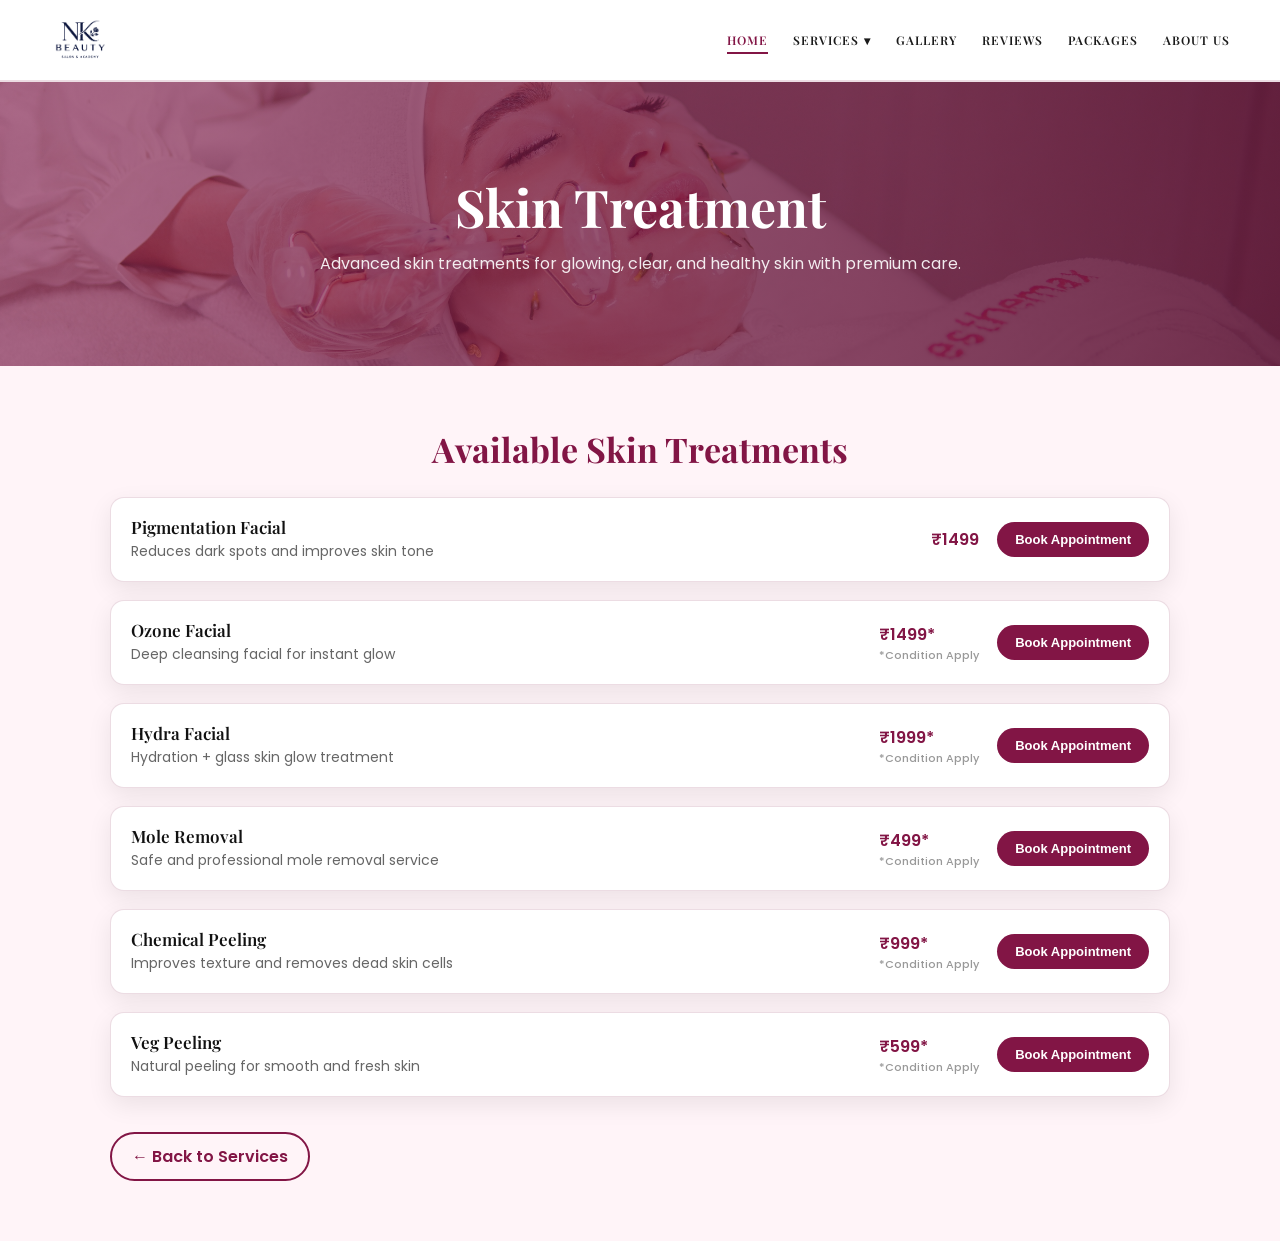
<file: skin-treatment.html>
<!DOCTYPE html>
<html lang="en">

<head>
    <meta charset="UTF-8" />
    <meta name="viewport" content="width=device-width, initial-scale=1.0" />
    <title>Skin Treatment - NK Beauty Salon</title>

    <!-- Google Fonts -->
    <link
        href="https://fonts.googleapis.com/css2?family=Playfair+Display:wght@500;600;700&family=Poppins:wght@300;400;500;600&display=swap"
        rel="stylesheet">

    <link rel="stylesheet" href="style.css">
    <link rel="stylesheet" href="popup.css">
    <style>
        /* :root {
            --main: #821545;
            --dark: #5a0d2f;
            --light: #fff4f8;
            --text: #222;
            --white: #fff;
        } */

        body {
            margin: 0;
            padding: 0;
            font-family: "Poppins", sans-serif;
            background: var(--light);
            color: var(--text);
        }

        /* HEADER */
        .service-header {
            background: linear-gradient(to right, rgba(130, 21, 69, 0.6), rgba(90, 13, 47, 0.85)),
                url("./assets/skin-banner.jpg") center/cover no-repeat;
            padding: 90px 20px;
            text-align: center;
            color: white;
        }

        .service-header h1 {
            font-family: "Playfair Display", serif;
            font-size: 52px;
            margin-bottom: 10px;
        }

        .service-header p {
            font-size: 16px;
            max-width: 700px;
            margin: auto;
            opacity: 0.9;
        }

        /* CONTAINER */
        .services-container {
            max-width: 1100px;
            margin: auto;
            padding: 60px 20px;
        }

        .services-container h2 {
            font-family: "Playfair Display", serif;
            font-size: 34px;
            color: var(--main);
            margin-bottom: 25px;
            text-align: center;
        }

        /* SERVICE LIST */
        .service-list {
            display: flex;
            flex-direction: column;
            gap: 18px;
        }

        .service-item {
            background: var(--white);
            border-radius: 14px;
            padding: 18px 20px;
            display: flex;
            justify-content: space-between;
            align-items: center;
            box-shadow: 0px 8px 25px rgba(0, 0, 0, 0.08);
            border: 1px solid rgba(130, 21, 69, 0.15);
            transition: 0.3s ease;
        }

        .service-item:hover {
            transform: translateY(-4px);
            border-color: rgba(130, 21, 69, 0.4);
            box-shadow: 0px 12px 30px rgba(130, 21, 69, 0.15);
        }

        .service-info h3 {
            margin: 0;
            font-size: 17px;
            font-weight: 600;
            color: #111;
        }

        .service-info span {
            font-size: 14px;
            color: #666;
        }

        .service-action {
            display: flex;
            align-items: center;
            gap: 18px;
        }

        .condition {
            font-size: 11px;
            color: #999;
            font-weight: 500;
            display: flex;
            flex-direction: column;
            align-items: center;
            justify-content: center;
        }

        .price {
            font-weight: 600;
            color: var(--main);
            font-size: 16px;
        }

        .book-btn {
            padding: 10px 18px;
            border-radius: 30px;
            background: var(--main);
            color: white;
            border: none;
            cursor: pointer;
            font-weight: 600;
            font-size: 13px;
            transition: 0.3s ease;
        }

        .book-btn:hover {
            background: var(--dark);
            transform: scale(1.05);
        }

        /* BACK BUTTON */
        .back-btn {
            display: inline-block;
            margin-top: 35px;
            text-decoration: none;
            font-weight: 600;
            color: var(--main);
            border: 2px solid var(--main);
            padding: 10px 20px;
            border-radius: 30px;
            transition: 0.3s ease;
        }

        .back-btn:hover {
            background: var(--main);
            color: white;
        }

        /* RESPONSIVE */
        @media (max-width: 768px) {
            .service-header h1 {
                font-size: 38px;
            }

            .service-item {
                flex-direction: column;
                align-items: flex-start;
                gap: 12px;
            }

            .service-action {
                width: 100%;
                justify-content: space-between;
            }

            .condition {
                font-size: 8px;
            }
        }
    </style>
</head>

<body>
    <header class="navbar">
        <div class="nav-container">

            <!-- Logo -->
            <a href="#" class="nav-logo">
                <img src="./assets/logo_navy.png" alt="NK Beauty Salon Logo" />
            </a>

            <!-- Hamburger Icon -->
            <div class="hamburger" id="hamburger">
                <span></span>
                <span></span>
                <span></span>
            </div>

            <!-- Nav Links -->
            <nav class="nav-links" id="navLinks">
                <a href="index.html" class="active">HOME</a>

                <!-- Dropdown -->
                <div class="dropdown">
                    <a href="#" class="dropbtn">
                        SERVICES <span class="arrow">▾</span>
                    </a>

                    <div class="dropdown-content">
                        <a href="beauty.html">Beauty Services</a>
                        <a href="skin-treatment.html">Skin Treatment</a>
                        <a href="hair-treatment.html">Hair Treatment</a>
                        <a href="hair-color.html">Hair Color Services</a>
                        <a href="nails.html">Nail Color Services</a>
                        <a href="makeup.html">Makeup Services</a>
                        <a href="index.html#home-service">Home visit/ Services</a>
                    </div>
                </div>

                <a href="index.html#gallery">GALLERY</a>
                <a href="index.html#reviews">REVIEWS</a>
                <a href="index.html#packages">PACKAGES</a>
                <a href="index.html#about">ABOUT US</a>
            </nav>

        </div>
    </header>
    <!-- HEADER -->
    <section class="service-header">
        <h1>Skin Treatment</h1>
        <p>Advanced skin treatments for glowing, clear, and healthy skin with premium care.</p>
    </section>

    <!-- SERVICES LIST -->
    <section class="services-container">
        <h2>Available Skin Treatments</h2>

        <div class="service-list">

            <div class="service-item">
                <div class="service-info">
                    <h3>Pigmentation Facial</h3>
                    <span>Reduces dark spots and improves skin tone</span>
                </div>
                <div class="service-action">
                    <div class="price">₹1499</div>
                    <button class="book-btn" data-service="Pigmentation Facial" data-price="1499">Book
                        Appointment</button>
                </div>
            </div>

            <div class="service-item">
                <div class="service-info">
                    <h3>Ozone Facial</h3>
                    <span>Deep cleansing facial for instant glow</span>
                </div>
                <div class="service-action">
                    <div class="price">₹1499* <span class="condition">*Condition Apply</span></div>
                    <button class="book-btn" data-service="Ozone Facial" data-price="1499">Book Appointment</button>
                </div>
            </div>

            <div class="service-item">
                <div class="service-info">
                    <h3>Hydra Facial</h3>
                    <span>Hydration + glass skin glow treatment</span>
                </div>
                <div class="service-action">
                    <div class="price">₹1999* <span class="condition">*Condition Apply</span></div>
                    <button class="book-btn" data-service="Hydra Facial" data-price="1999">Book Appointment</button>
                </div>
            </div>

            <div class="service-item">
                <div class="service-info">
                    <h3>Mole Removal</h3>
                    <span>Safe and professional mole removal service</span>
                </div>
                <div class="service-action">
                    <div class="price">₹499* <span class="condition">*Condition Apply</span> </div>
                    <button class="book-btn" data-service="Mole Removal" data-price="499">Book Appointment</button>
                </div>
            </div>

            <div class="service-item">
                <div class="service-info">
                    <h3>Chemical Peeling</h3>
                    <span>Improves texture and removes dead skin cells</span>
                </div>
                <div class="service-action">
                    <div class="price">₹999* <span class="condition">*Condition Apply</span></div>
                    <button class="book-btn" data-service="Chemical Peeling" data-price="999">Book Appointment</button>
                </div>
            </div>

            <div class="service-item">
                <div class="service-info">
                    <h3>Veg Peeling</h3>
                    <span>Natural peeling for smooth and fresh skin</span>
                </div>
                <div class="service-action">
                    <div class="price">₹599* <span class="condition">*Condition Apply</span></div>
                    <button class="book-btn" data-service="Veg Peeling" data-price="599">Book Appointment</button>
                </div>
            </div>

        </div>

        <a href="index.html#services" class="back-btn">← Back to Services</a>
    </section>

    <div class="popup-overlay" id="popupOverlay">
        <div class="popup-box">

            <div class="popup-header">
                <h2>Book Appointment</h2>
                <button class="close-btn" id="closePopup">✕</button>
            </div>

            <form id="appointmentForm">

                <div class="form-group">
                    <label>Customer Name</label>
                    <input type="text" id="customerName" placeholder="Enter your name" required />
                </div>

                <div class="form-group">
                    <label>Service Name</label>
                    <input type="text" id="serviceName" readonly />
                </div>

                <div class="form-group">
                    <label>Total Price</label>
                    <input type="text" id="servicePrice" readonly />
                </div>

                <div class="form-group">
                    <label>Select Date</label>
                    <input type="date" id="appointmentDate" required />
                </div>

                <div class="form-group">
                    <label>Select Time</label>
                    <input type="time" id="appointmentTime" required />
                </div>

                <div class="form-group">
                    <label>Pay Advance Amount</label>
                    <input type="number" id="advanceAmount" placeholder="Enter advance amount" min="0" />
                </div>

                <button type="button" class="pay-btn" id="payNowBtn">Book Now</button>

            </form>

        </div>
    </div>


    <!-- QR PAYMENT POPUP -->
    <div class="popup-overlay" id="qrOverlay">
        <div class="popup-box">

            <div class="popup-header">
                <h2>Scan & Pay</h2>
                <button class="close-btn" id="closeQR">✕</button>
            </div>

            <p class="qr-text">
                Scan this QR code using <b>GPay / PhonePe / Paytm</b> to confirm your booking.
            </p>

            <div class="qr-img-box">
                <img src="assets/ppay-qr.png" alt="GPay QR Code" />
            </div>

            <p id="payDetails" class="pay-details"></p>

            <button class="pay-btn" id="paidBtn">
                I Have Paid ✅ Download Invoice
            </button>

        </div>
    </div>

</body>
<script src="./script.js"></script>

</html>
</file>
<file: style.css>
* {
    padding: 0;
    margin: 0;
    box-sizing: border-box;
}

html {
    scroll-behavior: smooth;
}

/* NAVBAR COLORS */
:root {
    --main: #821545;
    --dark: #5a0d2f;
    --light: #fff4f8;
    --text: #1a1a1a;
    --white: #ffffff;
}

body {
    font-family: 'Poppins', sans-serif;
}

body.popup-open {
    overflow: hidden;
}

h1,
h2,
h3,
.nav-links a {
    font-family: 'Playfair Display', serif;
}

/* NAVBAR BASE */
.navbar {
    width: 100%;
    background: var(--white);
    border-bottom: 2px solid rgba(130, 21, 69, 0.15);
    position: sticky;
    top: 0;
    z-index: 999;
}

.nav-container {
    max-width: 1200px;
    margin: auto;
    padding: 10px;
    display: flex;
    align-items: center;
    justify-content: space-between;
}

/* LOGO */
.nav-logo {
    height: 60px;
    width: 60px;
    display: flex;
    align-items: center;
    justify-content: center;
    border-radius: 50%;
    padding: 4px;
}

.nav-logo img {
    height: 100%;
    width: 100%;
    object-fit: cover;
}

/* NAV LINKS */
.nav-links {
    display: flex;
    align-items: center;
    gap: 25px;
}

.nav-links a {
    text-decoration: none;
    color: var(--text);
    font-weight: 600;
    font-size: 12px;
    letter-spacing: 1px;
    transition: 0.3s ease;
    position: relative;
}

.nav-links a:hover {
    color: var(--main);
}

.nav-links a.active {
    color: var(--main);
}

/* ACTIVE UNDERLINE EFFECT */
.nav-links a::after {
    content: "";
    position: absolute;
    left: 0;
    bottom: -6px;
    height: 2px;
    width: 0%;
    background: var(--main);
    transition: 0.3s ease;
}

.nav-links a:hover::after,
.nav-links a.active::after {
    width: 100%;
}

/* DROPDOWN */
.dropdown {
    position: relative;
}

.dropbtn {
    display: flex;
    align-items: center;
    gap: 5px;
}

.arrow {
    font-size: 12px;
}

/* DROPDOWN CONTENT */
.dropdown-content {
    position: absolute;
    top: 25px;
    left: 0;
    background: var(--white);
    min-width: 200px;
    border-radius: 10px;
    box-shadow: 0px 8px 25px rgba(0, 0, 0, 0.15);
    overflow: hidden;
    display: none;
    flex-direction: column;
    border: 1px solid rgba(130, 21, 69, 0.2);
}

.dropdown-content a {
    padding: 12px 15px;
    font-size: 13px;
    font-weight: 500;
    color: var(--text);
    transition: 0.3s ease;
}

.dropdown-content a:hover {
    background: var(--light);
    color: var(--main);
}

/* SHOW DROPDOWN ON HOVER */
.dropdown:hover .dropdown-content {
    display: flex;
}

/* HAMBURGER MENU */
.hamburger {
    display: none;
    flex-direction: column;
    gap: 6px;
    cursor: pointer;
}

.hamburger span {
    width: 28px;
    height: 3px;
    background: var(--main);
    border-radius: 5px;
    transition: 0.3s ease;
}

/* HAMBURGER TO CROSS ANIMATION */
.hamburger.open span:nth-child(1) {
    transform: rotate(45deg) translate(6px, 6px);
}

.hamburger.open span:nth-child(2) {
    opacity: 0;
}

.hamburger.open span:nth-child(3) {
    transform: rotate(-45deg) translate(6px, -6px);
}

/* RESPONSIVE */
@media (max-width: 900px) {
    .hamburger {
        display: flex;
    }

    .nav-links {
        position: absolute;
        top: 85px;
        right: 0;
        background: var(--white);
        width: 100%;
        flex-direction: column;
        align-items: flex-start;
        padding: 20px;
        gap: 15px;
        display: none;
        border-top: 2px solid rgba(130, 21, 69, 0.15);
    }

    .nav-links.active {
        display: flex;
    }

    .dropdown-content {
        position: static;
        box-shadow: none;
        border: none;
        width: 100%;
        display: none;
    }

    .dropdown.active .dropdown-content {
        display: flex;
    }


}

.hero {
    height: 100vh;
    width: 100%;
    position: relative;
    display: flex;
    align-items: center;
    justify-content: center;
    padding: 0 20px;
    overflow: hidden;
}

/* SLIDER */
.hero-slider {
    position: absolute;
    inset: 0;
    width: 100%;
    height: 100%;
    z-index: 0;
}

.hero-slider .slide {
    position: absolute;
    inset: 0;
    width: 100%;
    height: 100%;
    background-size: cover;
    background-position: top;
    opacity: 0;
    transform: scale(1.05);
    transition: opacity 1s ease-in-out, transform 2s ease-in-out;
}

.hero-slider .slide.active {
    opacity: 1;
    transform: scale(1);
}

/* DARK OVERLAY */
.hero-overlay {
    position: absolute;
    inset: 0;
    background: #8215441d;
    z-index: 1;
}

/* HERO CONTENT */
.hero-content {
    position: relative;
    z-index: 2;
    text-align: center;
    max-width: 850px;
    color: white;
    padding: 20px;
    animation: fadeUp 1.2s ease;
}

.hero-content h1 {
    font-family: "Playfair Display", serif;
    font-size: 80px;
    font-weight: 700;
    margin-bottom: 15px;
    line-height: 1.1;
}

.hero-content p {
    font-family: "Poppins", sans-serif;
    font-size: 18px;
    font-weight: 300;
    margin-bottom: 30px;
    color: rgba(255, 255, 255, 0.85);
}

/* BUTTONS */
.hero-buttons {
    display: flex;
    justify-content: center;
    gap: 15px;
    flex-wrap: wrap;
}

.btn {
    text-decoration: none;
    padding: 14px 28px;
    border-radius: 40px;
    font-family: "Poppins", sans-serif;
    font-weight: 600;
    font-size: 14px;
    letter-spacing: 1px;
    transition: 0.3s ease;
    display: inline-flex;
    align-items: center;
    gap: 10px;
    cursor: pointer;
}

/* PRIMARY BUTTON */
.primary-btn {
    background: #5a0d2f;
    color: white;
    border: 2px solid #821545;
    box-shadow: 0px 8px 25px rgba(130, 21, 69, 0.35);
}

.primary-btn:hover {
    background: #821545;
    border-color: #821545;
    transform: translateY(-3px);
}

/* SECONDARY BUTTON */
.secondary-btn {
    background: transparent;
    color: white;
    border: 2px solid rgba(255, 255, 255, 0.6);
}

.secondary-btn:hover {
    background: rgba(255, 255, 255, 0.12);
    border-color: white;
    transform: translateY(-3px);
}

/* ARROW ANIMATION */
.secondary-btn .arrow {
    transition: 0.3s ease;
    font-size: 16px;
}

.secondary-btn:hover .arrow {
    transform: translateX(5px);
}

/* HERO ANIMATION */
@keyframes fadeUp {
    0% {
        opacity: 0;
        transform: translateY(35px);
    }

    100% {
        opacity: 1;
        transform: translateY(0px);
    }
}

/* RESPONSIVE */
@media (max-width: 768px) {
    .hero-content h1 {
        font-size: 52px;
    }

    .hero-content p {
        font-size: 15px;
    }

    .btn {
        width: 100%;
        justify-content: center;
    }

    .hero-buttons {
        flex-direction: column;
        width: 100%;
    }
}

@media (max-width: 480px) {
    .hero-content h1 {
        font-size: 44px;
    }
}

.services-section {
    padding: 80px 20px;
    background: #fff4f8;
}

.services-container {
    max-width: 1200px;
    margin: auto;
}

/* HEADING */
.services-heading {
    text-align: center;
    margin-bottom: 50px;
}

.services-heading h2 {
    font-family: "Playfair Display", serif;
    font-size: 42px;
    color: #821545;
    margin-bottom: 10px;
}

.services-heading p {
    font-family: "Poppins", sans-serif;
    font-size: 15px;
    color: #444;
    max-width: 600px;
    margin: auto;
}

/* GRID */
.services-grid {
    display: grid;
    grid-template-columns: repeat(3, 1fr);
    gap: 22px;
}

/* CARD BASE */
.service-card {
    height: 280px;
    border-radius: 18px;
    position: relative;
    overflow: hidden;
    display: flex;
    align-items: flex-end;
    justify-content: center;
    text-decoration: none;
    transition: 0.35s ease;
    box-shadow: 0px 10px 30px rgba(0, 0, 0, 0.08);
}

.service-card img {
    height: 100%;
    width: 100%;
    object-fit: cover;
}

/* BACKGROUND IMAGES */


/* OVERLAY */
.service-overlay {
    position: absolute;
    inset: 0;
    background: linear-gradient(to top, rgba(0, 0, 0, 0.75), rgba(0, 0, 0, 0.15));
    transition: 0.35s ease;
}

/* TEXT */
.service-card h3 {
    position: absolute;
    z-index: 2;
    font-family: "Poppins", serif;
    font-size: 16px;
    color: white;
    font-weight: 600;
    letter-spacing: 0.5px;
    margin-bottom: 10px;
    transition: 0.35s ease;
}

/* HOVER EFFECT */
.service-card:hover {
    transform: translateY(-10px);
    box-shadow: 0px 15px 40px rgba(130, 21, 69, 0.25);
}

.service-card:hover .service-overlay {
    background: linear-gradient(to top, rgba(130, 21, 69, 0.75), rgba(0, 0, 0, 0.2));
}

.service-card:hover h3 {
    transform: translateY(-5px);
}

/* RESPONSIVE */
@media (max-width: 992px) {
    .services-grid {
        grid-template-columns: repeat(2, 1fr);
    }
}

@media (max-width: 600px) {
    .services-grid {
        grid-template-columns: 1fr;
    }

    .services-heading h2 {
        font-size: 34px;
    }

    .service-card {
        height: 240px;
    }
}

.home-service-section {
    padding: 80px 20px;
    background: var(--dark);
}

.home-service-container {
    max-width: 1200px;
    margin: auto;

    display: grid;
    grid-template-columns: 1fr 1fr;
    /* content wider, video smaller */
    gap: 50px;
    align-items: center;
}

/* LEFT CONTENT */
.home-service-content {
    display: flex;
    flex-direction: column;
    justify-content: center;
}

.home-service-content h2 {
    font-size: 42px;
    font-family: "Playfair Display", serif;
    color: var(--light);
    margin-bottom: 12px;
}

.home-service-content p {
    font-size: 15px;
    color: #d1d1d1;
    line-height: 1.7;
    margin-bottom: 18px;
    max-width: 520px;
}

.home-service-points {
    padding-left: 18px;
    margin-bottom: 25px;
}

.home-service-points li {
    font-size: 14px;
    margin-bottom: 10px;
    color: #bdbdbd;
}

.home-service-container #openHomeServicePopup {
    width: 50%;
}

/* RIGHT VIDEO BOX */
.home-service-image {
    width: 100%;
    max-width: 420px;
    margin-left: auto;
    border-radius: 18px;
    overflow: hidden;
    box-shadow: 0px 12px 35px rgba(0, 0, 0, 0.25);
    aspect-ratio: 9 / 16;
    background: black;
}

/* VIDEO */
.home-service-image video {
    width: 100%;
    height: 100%;
    object-fit: cover;
    display: block;
}


.popup-box textarea {
    width: 100%;
    padding: 12px;
    border-radius: 12px;
    border: 1px solid rgba(130, 21, 69, 0.25);
    font-size: 14px;
    outline: none;
    resize: none;
    height: 90px;
    font-family: "Poppins", sans-serif;
}

/* RESPONSIVE */
@media (max-width: 900px) {
    .home-service-container {
        grid-template-columns: 1fr;
        gap: 35px;
        text-align: center;
    }

    .home-service-content p {
        margin: auto;
    }

    .home-service-points {
        max-width: 450px;
        margin: 0 auto 25px auto;
        text-align: left;
    }

    .home-service-container #openHomeServicePopup {
        width: 100%;
    }

    .home-service-image {
        margin: auto;
        max-width: 320px;
    }
}

@media (max-width: 500px) {
    .home-service-content h2 {
        font-size: 30px;
    }

    .home-service-content p {
        font-size: 14px;
    }

    .home-service-image {
        max-width: 280px;
    }
}

.min-alert {
    background: rgba(130, 21, 69, 0.08);
    border: 1px solid rgba(130, 21, 69, 0.25);
    padding: 10px 12px;
    border-radius: 12px;
    font-size: 13px;
    margin-bottom: 15px;
    color: #222;
}

.home-service-note {
    background: rgba(130, 21, 69, 0.12);
    border-left: 4px solid var(--main);
    padding: 15px 18px;
    border-radius: 12px;
    margin: 10px 0 25px;
    color: #f5f5f5;
    max-width: 520px;
}

.home-service-note strong {
    color: #fff;
    display: block;
    margin-bottom: 8px;
    font-size: 15px;
}

.home-service-note ul {
    margin: 8px 0 0;
    padding-left: 18px;
}

.home-service-note li {
    margin-bottom: 6px;
    color: #e5e5e5;
    font-size: 14px;
    line-height: 1.5;
}

.home-service-note li strong {
    display: inline;
    color: #fff;
}

.add-service-btn {
    width: 100%;
    padding: 10px;
    background: var(--light);
    border: 1px solid rgba(130, 21, 69, 0.3);
    border-radius: 12px;
    font-weight: 600;
    cursor: pointer;
    transition: 0.3s ease;
    margin-bottom: 15px;
}

.add-service-btn:hover {
    background: rgba(130, 21, 69, 0.15);
    transform: scale(1.02);
}

.selected-services {
    margin-bottom: 15px;
}

.selected-services h4 {
    font-size: 14px;
    margin-bottom: 8px;
    color: var(--main);
}

.selected-items {
    max-height: 180px;
    /* fixed list height */
    overflow-y: auto;
    /* scroll list */
    padding-right: 5px;
}

.selected-item {
    display: flex;
    justify-content: space-between;
    align-items: center;
    background: #fff;
    border: 1px solid rgba(130, 21, 69, 0.15);
    padding: 10px 12px;
    border-radius: 12px;
}

.selected-item span {
    font-size: 13px;
    font-weight: 500;
}

.remove-btn {
    background: crimson;
    color: white;
    border: none;
    padding: 6px 10px;
    border-radius: 8px;
    cursor: pointer;
    font-size: 12px;
}

/* ================= GALLERY SECTION ================= */
.gallery-section {
    padding: 80px 20px;
    background: var(--light);
}

.gallery-container {
    max-width: 1200px;
    margin: auto;
    text-align: center;
}

.gallery-container h2 {
    font-family: "Playfair Display", serif;
    font-size: 42px;
    color: var(--main);
    margin-bottom: 10px;
}

.gallery-subtitle {
    font-size: 15px;
    color: #666;
    max-width: 700px;
    margin: auto;
    margin-bottom: 45px;
    line-height: 1.6;
}

/* GRID */
.gallery-grid {
    display: grid;
    grid-template-columns: repeat(4, 1fr);
    gap: 18px;
}

.gallery-item {
    overflow: hidden;
    border-radius: 18px;
    border: 1px solid rgba(130, 21, 69, 0.15);
    box-shadow: 0px 10px 25px rgba(0, 0, 0, 0.08);
    transition: 0.3s ease;
    position: relative;
    cursor: pointer;
}

/* Images */
.gallery-item img {
    width: 100%;
    height: 250px;
    object-fit: cover;
    object-position: top;
    display: block;
    transition: 0.4s ease;
}

/* Videos */
.gallery-item video {
    width: 100%;
    height: 250px;
    object-fit: cover;
    display: block;
}

.video-item {
    grid-column: span 2;
    /* PC me 2 columns cover kare */
}

.video-item video {
    height: 520px;
    /* vertical phone feel */
    object-fit: cover;
    border-radius: 18px;
}

.video-item video {
    object-position: center;
}

/* Overlay icon */
.video-overlay {
    font-size: 70px;
}

/* Play icon overlay */
.video-overlay {
    position: absolute;
    inset: 0;
    background: rgba(0, 0, 0, 0.25);
    display: flex;
    justify-content: center;
    align-items: center;
    font-size: 55px;
    color: white;
    font-weight: bold;
    opacity: 1;
    transition: 0.3s ease;
}

.video-item.playing .video-overlay {
    opacity: 0;
    pointer-events: none;
}

/* Hover Effect */
.gallery-item:hover {
    transform: translateY(-6px);
    box-shadow: 0px 15px 30px rgba(130, 21, 69, 0.2);
}

.gallery-item:hover img {
    transform: scale(1.08);
}

/* RESPONSIVE */
@media (max-width: 1100px) {
    .gallery-grid {
        grid-template-columns: repeat(3, 1fr);
    }

    .gallery-item img,
    .gallery-item video {
        height: 230px;
    }

    .video-item {
        grid-column: span 3;
        /* 3 column layout me full width */
    }

    .video-item video {
        height: 500px;
    }
}

@media (max-width: 768px) {
    .gallery-container h2 {
        font-size: 34px;
    }

    .gallery-grid {
        grid-template-columns: repeat(2, 1fr);
    }

    .gallery-item img,
    .gallery-item video {
        height: 210px;
    }

    .video-item {
        grid-column: span 2;
        /* 2 column layout me full width */
    }

    .video-item video {
        height: 480px;
    }
}

@media (max-width: 480px) {
    .gallery-grid {
        grid-template-columns: 1fr;
    }

    .gallery-item img,
    .gallery-item video {
        height: 240px;
    }

    .video-item {
        grid-column: span 1;
        /* single column me full */
    }

    .video-item video {
        height: 520px;
        /* mobile me full phone look */
    }
}

.reviews-section {
    padding: 80px 20px;
    background: var(--white);
}

.reviews-container {
    max-width: 900px;
    margin: auto;
    text-align: center;
}

.reviews-heading h2 {
    font-size: 42px;
    font-family: "Playfair Display", serif;
    color: var(--main);
    margin-bottom: 10px;
}

.reviews-heading p {
    font-size: 15px;
    color: #666;
    max-width: 700px;
    margin: auto;
    margin-bottom: 45px;
    line-height: 1.6;
}

/* Carousel */
.review-carousel {
    position: relative;
    background: var(--light);
    height: 200px;
    padding: 35px 30px;
    border-radius: 20px;
    border: 1px solid rgba(130, 21, 69, 0.15);
    box-shadow: 0px 10px 25px rgba(0, 0, 0, 0.06);
    overflow: hidden;
}

/* Slides */
.review-slide {
    display: none;
    animation: fadeSlide 0.5s ease;
    text-align: left;
}

.review-slide.active {
    display: block;
}

@keyframes fadeSlide {
    from {
        opacity: 0;
        transform: translateX(20px);
    }

    to {
        opacity: 1;
        transform: translateX(0);
    }
}

/* Review Top */
.review-top {
    display: flex;
    justify-content: space-between;
    align-items: center;
    margin-bottom: 14px;
}

.review-top h3 {
    margin: 0;
    font-size: 17px;
    font-weight: 700;
    color: #111;
}

.review-top span {
    font-size: 14px;
    color: #f7b500;
}

.review-slide p {
    margin: 0;
    font-size: 14px;
    line-height: 1.8;
    color: #444;
}

/* Dots */
.review-dots {
    margin-top: 18px;
    display: flex;
    justify-content: center;
    gap: 10px;
    padding-left: 10px;
}

.dot {
    width: 10px;
    height: 10px;
    border-radius: 50%;
    background: rgba(130, 21, 69, 0.3);
    cursor: pointer;
    transition: 0.3s ease;
}

.dot.active {
    background: var(--main);
    transform: scale(1.2);
}

.review-buttons {
    margin-top: 0px;
    display: flex;
    justify-content: flex-end;
    padding-left: 10px;
}

.review-btn {
    text-decoration: none;
    background: var(--light);
    color: var(--dark);
    padding: 12px 22px;
    border-radius: 30px;
    border: 1px solid var(--dark);
    font-weight: 600;
    font-size: 14px;
    transition: 0.3s ease;
    display: inline-block;
}

.review-btn:hover {
    background: var(--dark);
    color: var(--light);
    transform: translateY(-3px);
}

/* RESPONSIVE */
@media (max-width: 768px) {
    .reviews-heading h2 {
        font-size: 34px;
    }

    .review-carousel {
        padding: 25px 18px;
        height: 300px;
    }

    .review-slide p {
        font-size: 13px;
    }

    .review-buttons {
        margin-top: 25px;
        justify-content: center;
    }
}

/* ===== PACKAGE MARQUEE ===== */
.package-marquee {
    width: 100%;
    overflow: hidden;
    background: rgba(130, 21, 69, 0.12);
    border: 1px solid rgba(130, 21, 69, 0.25);
    padding: 12px 0;
    border-radius: 14px;
    margin-bottom: 25px;
    position: relative;
}

.marquee-track {
    display: flex;
    gap: 50px;
    white-space: nowrap;
    width: max-content;
    animation: marqueeMove 18s linear infinite;
}

.marquee-track span {
    font-size: 14px;
    font-weight: 600;
    color: #821545;
    font-family: "Poppins", sans-serif;
}

.package-marquee:hover .marquee-track {
    animation-play-state: paused;
}

/* Smooth infinite movement */
@keyframes marqueeMove {
    0% {
        transform: translateX(0%);
    }

    100% {
        transform: translateX(-50%);
    }
}

/* Responsive */
@media (max-width: 768px) {
    .marquee-track span {
        font-size: 13px;
    }
}


.packages-section {
    padding: 80px 20px;
    background: linear-gradient(to bottom, #fff4f8, #ffffff);
}

.packages-container {
    max-width: 1200px;
    margin: auto;
}

.packages-heading {
    text-align: center;
    margin-bottom: 45px;
}

.packages-heading h2 {
    font-size: 42px;
    font-family: "Playfair Display", serif;
    color: var(--main);
    margin-bottom: 12px;
}

.packages-heading p {
    max-width: 720px;
    margin: auto;
    font-size: 15px;
    color: #555;
    line-height: 1.7;
}

.packages-grid {
    display: grid;
    grid-template-columns: repeat(3, 1fr);
    gap: 22px;
}

.package-card {
    background: white;
    border-radius: 20px;
    padding: 28px 22px;
    border: 1px solid rgba(130, 21, 69, 0.15);
    box-shadow: 0px 10px 28px rgba(0, 0, 0, 0.08);
    transition: 0.35s ease;
    position: relative;
    overflow: hidden;
}

.package-card:hover {
    transform: translateY(-8px);
    border-color: rgba(130, 21, 69, 0.4);
    box-shadow: 0px 15px 40px rgba(130, 21, 69, 0.18);
}

.package-top {
    display: flex;
    align-items: center;
    justify-content: space-between;
    margin-bottom: 18px;
}

.package-top h3 {
    font-size: 20px;
    font-weight: 700;
    color: #111;
}

.tag {
    font-size: 12px;
    font-weight: 600;
    padding: 6px 12px;
    border-radius: 20px;
    background: rgba(130, 21, 69, 0.12);
    color: var(--main);
}

.tag.best {
    background: var(--main);
    color: white;
}

.package-card ul {
    list-style: none;
    padding: 0;
    margin: 0;
    margin-bottom: 22px;
}

.package-card ul li {
    font-size: 14px;
    color: #444;
    padding: 8px 0;
    border-bottom: 1px dashed rgba(0, 0, 0, 0.1);
}

.package-card ul li:last-child {
    border-bottom: none;
}

.package-price {
    font-size: 15px;
    font-weight: 600;
    color: #333;
    margin-bottom: 18px;
}

.package-price span {
    font-size: 22px;
    font-weight: 800;
    color: var(--main);
    margin-left: 6px;
}

.package-btn {
    width: 100%;
    padding: 12px 18px;
    border-radius: 35px;
    border: none;
    background: var(--main);
    color: white;
    font-weight: 600;
    cursor: pointer;
    transition: 0.3s ease;
}

.package-btn:hover {
    background: var(--dark);
    transform: scale(1.03);
}

/* Highlight package card */
.package-card.highlight {
    border: 2px solid rgba(130, 21, 69, 0.55);
    background: linear-gradient(to bottom, #fff4f8, white);
    transform: scale(1.03);
}

.package-card.highlight:hover {
    transform: scale(1.06) translateY(-6px);
}

/* Responsive */
@media (max-width: 992px) {
    .packages-grid {
        grid-template-columns: repeat(2, 1fr);
    }

    .packages-heading h2 {
        font-size: 36px;
    }
}

@media (max-width: 650px) {
    .packages-grid {
        grid-template-columns: 1fr;
    }

    .packages-heading h2 {
        font-size: 32px;
    }

    .package-card.highlight {
        transform: scale(1);
    }
}

.about-section {
    padding: 80px 20px;
    background: var(--light);
}

.about-container {
    max-width: 1200px;
    margin: auto;
    display: grid;
    grid-template-columns: 1.2fr 0.8fr;
    gap: 45px;
    align-items: center;
}

.about-content h2 {
    font-size: 40px;
    font-family: "Playfair Display", serif;
    color: var(--main);
    margin-bottom: 14px;
}

.about-text {
    font-size: 15px;
    line-height: 1.8;
    color: #555;
    margin-bottom: 25px;
}

.about-contact-box {
    background: white;
    padding: 22px 20px;
    border-radius: 18px;
    border: 1px solid rgba(130, 21, 69, 0.12);
    box-shadow: 0px 10px 25px rgba(0, 0, 0, 0.08);
}

.about-contact-box h3 {
    margin-top: 0;
    margin-bottom: 12px;
    font-size: 20px;
    font-weight: 700;
    color: var(--main);
}

.about-contact-box p {
    font-size: 14px;
    line-height: 1.6;
    color: #444;
    margin-bottom: 10px;
}

.about-contact-box a {
    color: var(--main);
    font-weight: 600;
    text-decoration: none;
}

.about-btns {
    margin-top: 15px;
    display: flex;
    gap: 12px;
    flex-wrap: wrap;
}

.about-btns .btn:nth-child(1) {
    color: var(--light);
}

.about-btns .btn:nth-child(2) {
    border: 1px solid var(--dark);
}

.map-btn {
    background: transparent;
    color: var(--dark);
    border: 1px solid var(--dark);
}

.map-btn:hover {
    transform: translateY(-3px);
}

.about-image {
    width: 100%;
    border-radius: 18px;
    overflow: hidden;
    box-shadow: 0px 12px 35px rgba(0, 0, 0, 0.2);
}

.about-image img {
    width: 100%;
    height: 100%;
    max-height: 420px;
    object-fit: cover;
    object-position: top;
    display: block;
    transition: opacity 0.8s ease-in-out;
    opacity: 1;
}

.about-image img.fade-out {
    opacity: 0;
}

/* RESPONSIVE */
@media (max-width: 900px) {
    .about-container {
        grid-template-columns: 1fr;
    }

    .about-image img {
        height: 320px;
    }

    .about-content h2 {
        font-size: 34px;
    }
}

@media (max-width: 500px) {
    .about-content h2 {
        font-size: 28px;
    }

    .about-image img {
        height: 260px;
    }
}

.whatsapp-float {
    position: fixed;
    bottom: 22px;
    right: 22px;
    width: 60px;
    height: 60px;
    background: #25D366;
    border-radius: 50%;
    display: flex;
    align-items: center;
    justify-content: center;
    z-index: 9999;
    box-shadow: 0px 12px 30px rgba(0, 0, 0, 0.25);
    transition: 0.3s ease;
}

.whatsapp-float img {
    width: 34px;
    height: 34px;
}

.whatsapp-float:hover {
    transform: scale(1.08);
}

.footer {
    background: var(--dark);
    padding: 70px 20px 20px;
    color: #ddd;
    font-family: "Poppins", sans-serif;
}

.footer-container {
    max-width: 1200px;
    margin: auto;
    display: grid;
    grid-template-columns: repeat(4, 1fr);
    gap: 40px;
}

.footer-col h3 {
    font-size: 17px;
    margin-bottom: 15px;
    color: #fff;
    position: relative;
}

.footer-col h3::after {
    content: "";
    width: 50px;
    height: 3px;
    background: var(--light);
    display: block;
    margin-top: 6px;
    border-radius: 20px;
}

.footer-logo {
    font-size: 22px;
    font-weight: 700;
    color: var(--light);
    margin-bottom: 12px;
    font-family: "Playfair Display", serif;
}

.footer-desc {
    font-size: 14px;
    line-height: 1.7;
    color: #bdbdbd;
    max-width: 320px;
}

.footer-col ul {
    list-style: none;
    padding: 0;
    margin: 0;
}

.footer-col ul li {
    margin-bottom: 10px;
}

.footer-col ul li a {
    text-decoration: none;
    color: #bdbdbd;
    font-size: 14px;
    transition: 0.3s ease;
}

.footer-col ul li a:hover {
    color: var(--main);
    padding-left: 5px;
}

.footer-col p {
    font-size: 14px;
    line-height: 1.6;
    color: #bdbdbd;
    margin-bottom: 12px;
}

.footer-col a {
    color: #d9d9d9;
    text-decoration: none;
}

.footer-col a:hover {
    color: var(--main);
}

/* SOCIAL LINKS */
.footer-social {
    display: flex;
    flex-wrap: wrap;
    gap: 12px;
    margin-top: 12px;
}

.footer-social a {
    padding: 8px 14px;
    border: 1px solid rgba(255, 255, 255, 0.15);
    border-radius: 30px;
    font-size: 13px;
    transition: 0.3s ease;
    background: rgba(255, 255, 255, 0.05);
}

.footer-social a:hover {
    background: var(--main);
    border-color: var(--main);
    color: white;
}

/* BOTTOM BAR */
.footer-bottom {
    margin-top: 50px;
    border-top: 1px solid rgba(255, 255, 255, 0.1);
    padding-top: 15px;
    text-align: center;
}

.footer-bottom p {
    margin: 0;
    font-size: 13px;
    color: #aaa;
}

/* RESPONSIVE */
@media (max-width: 1000px) {
    .footer-container {
        grid-template-columns: repeat(2, 1fr);
    }
}

@media (max-width: 600px) {
    .footer-container {
        grid-template-columns: 1fr;
        text-align: center;
    }

    .footer-desc {
        margin: auto;
    }

    .footer-social {
        justify-content: center;
    }

    .footer-col h3::after {
        margin: 6px auto 0;
    }
}
</file>
<file: popup.css>
/* POPUP OVERLAY */
.popup-overlay {
    position: fixed;
    top: 0;
    left: 0;
    width: 100%;
    height: 100%;
    background: rgba(0, 0, 0, 0.55);
    display: none;
    justify-content: center;
    align-items: center;
    padding: 20px;
    z-index: 9999;
}

.popup-overlay.active {
    display: flex;
}

/* POPUP BOX */
.popup-box {
    width: 95%;
    max-width: 500px;
    max-height: 85vh;
    /* fixed height relative to screen */
    overflow-y: auto;
    /* scrollable inside */
    background: #fff;
    border-radius: 18px;
    padding: 22px;
    position: relative;
}

@keyframes popupFade {
    from {
        transform: scale(0.9);
        opacity: 0;
    }

    to {
        transform: scale(1);
        opacity: 1;
    }
}

/* HEADER */
.popup-header {
    display: flex;
    justify-content: space-between;
    align-items: center;
    margin-bottom: 18px;
}

.popup-header h2 {
    margin: 0;
    font-size: 20px;
    color: var(--main);
    font-family: "Playfair Display", serif;
}

.close-btn {
    border: none;
    background: transparent;
    font-size: 20px;
    cursor: pointer;
    color: #333;
}

/* FORM */
.form-group {
    display: flex;
    flex-direction: column;
    margin-bottom: 14px;
}

.form-group label {
    font-size: 13px;
    font-weight: 600;
    margin-bottom: 6px;
    color: #333;
}

.form-group input {
    padding: 11px 12px;
    border-radius: 10px;
    border: 1px solid rgba(130, 21, 69, 0.2);
    outline: none;
    font-size: 14px;
    font-family: "Poppins", sans-serif;
}

.form-group input:focus {
    border-color: var(--main);
    box-shadow: 0px 0px 6px rgba(130, 21, 69, 0.2);
}

/* PAY BUTTON */
.pay-btn {
    width: 100%;
    padding: 12px;
    border-radius: 30px;
    border: none;
    background: var(--main);
    color: white;
    font-weight: 600;
    cursor: pointer;
    font-size: 14px;
    transition: 0.3s ease;
}

.pay-btn:hover {
    background: var(--dark);
    transform: scale(1.03);
}

/* QR TEXT */
.qr-text {
    font-size: 14px;
    margin-bottom: 10px;
    color: #444;
}

.qr-img-box {
    text-align: center;
}

.qr-img-box img {
    width: 220px;
    border-radius: 12px;
    border: 2px solid rgba(130, 21, 69, 0.3);
}

.pay-details {
    text-align: center;
    margin-top: 12px;
    font-weight: 600;
    color: var(--main);
}

/* Custom Scrollbar for Popup */
.popup-box::-webkit-scrollbar {
  width: 6px;
}

.popup-box::-webkit-scrollbar-track {
  background: transparent;
}

.popup-box::-webkit-scrollbar-thumb {
  background: rgba(130, 21, 68, 0);
  border-radius: 10px;
}

.popup-box::-webkit-scrollbar-thumb:hover {
  background: rgba(130, 21, 69, 0.6);
}

/* Selected Services list scrollbar */
.selected-items::-webkit-scrollbar {
  width: 5px;
}

.selected-items::-webkit-scrollbar-thumb {
  background: rgba(130, 21, 69, 0.3);
  border-radius: 10px;
}
</file>
